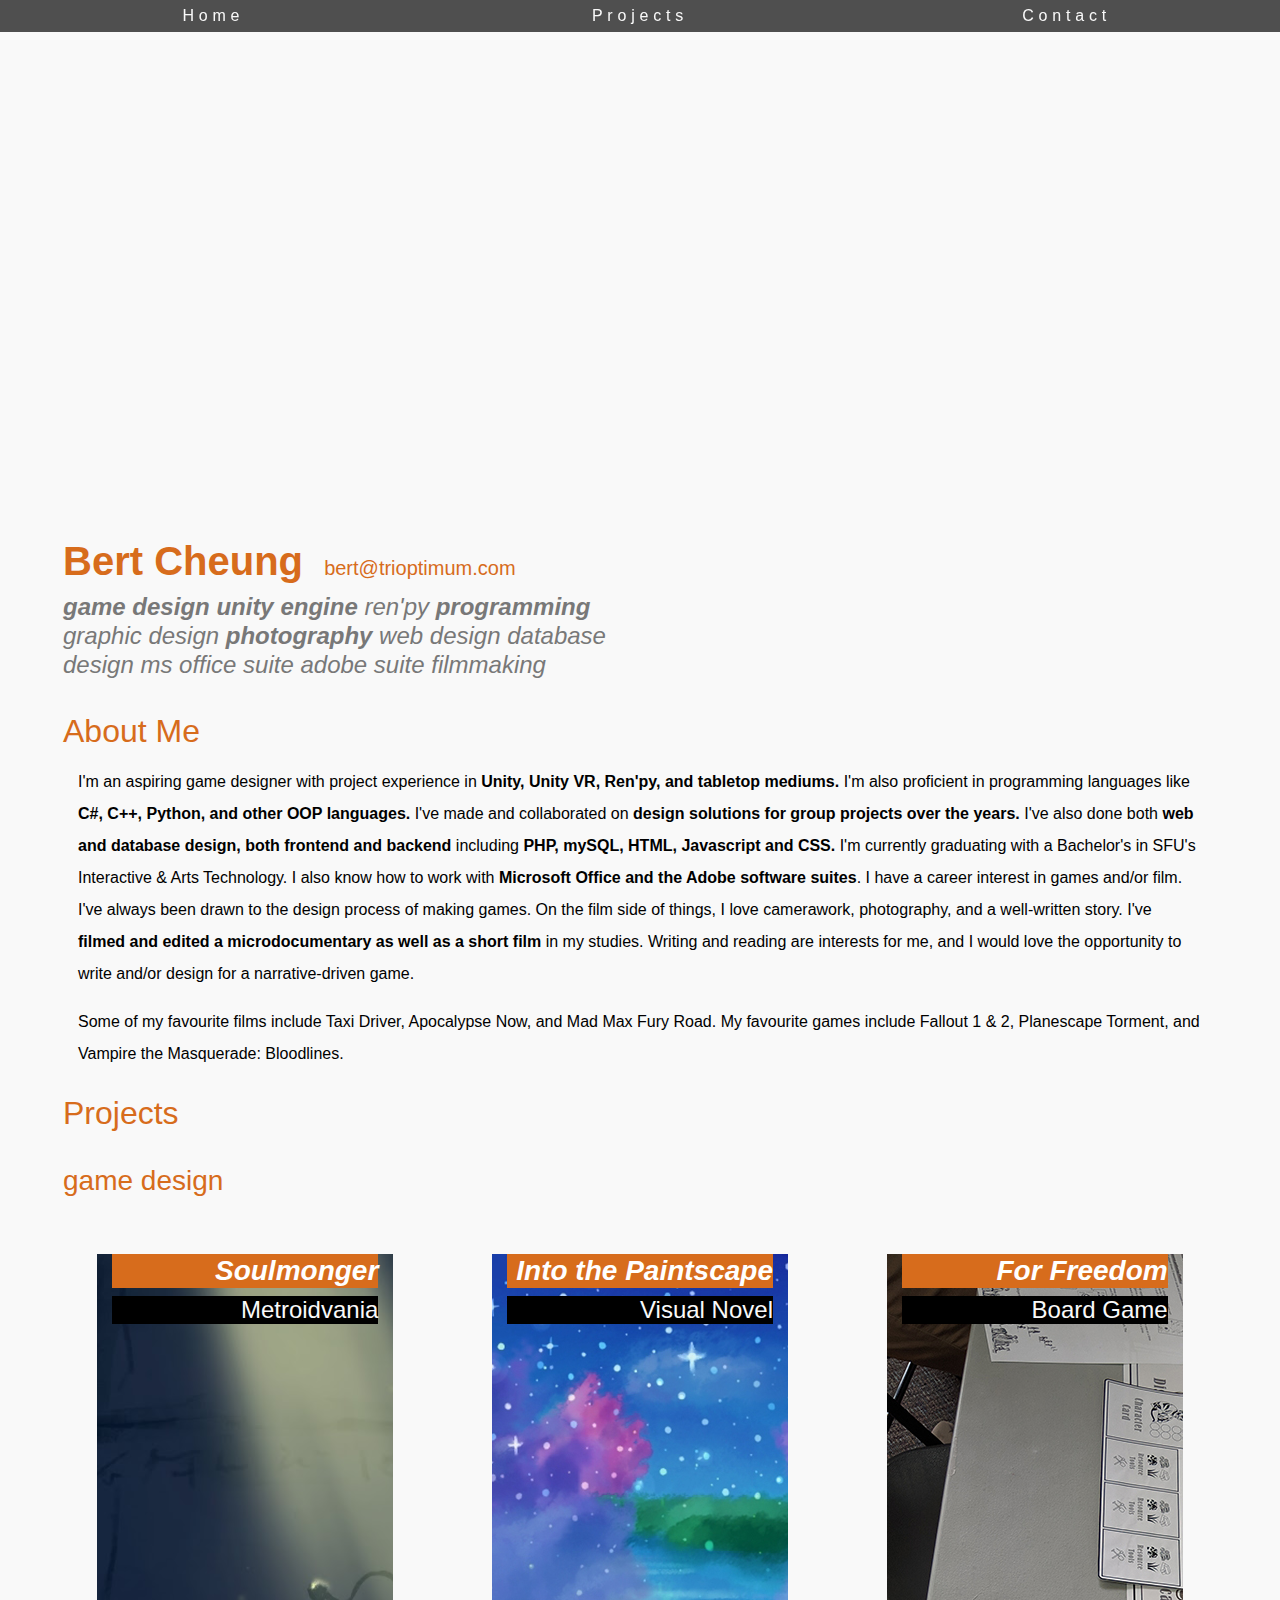
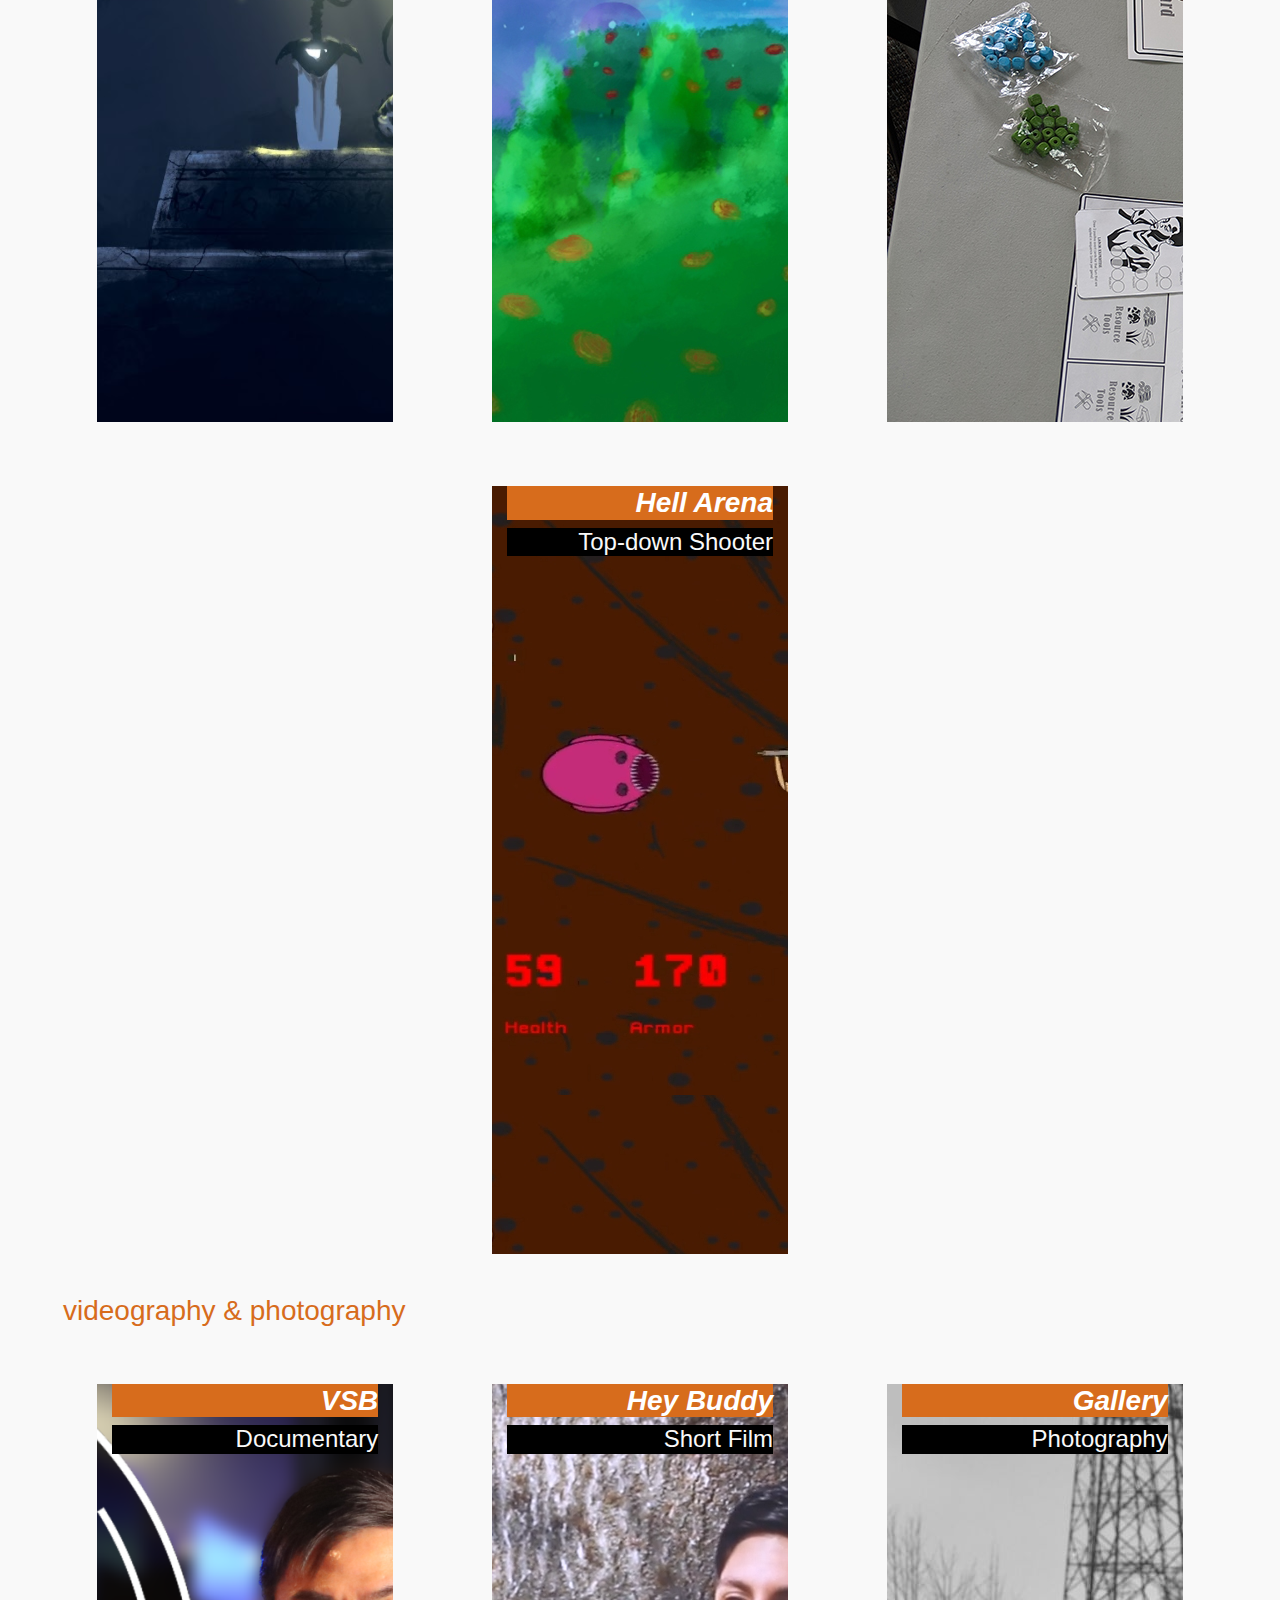
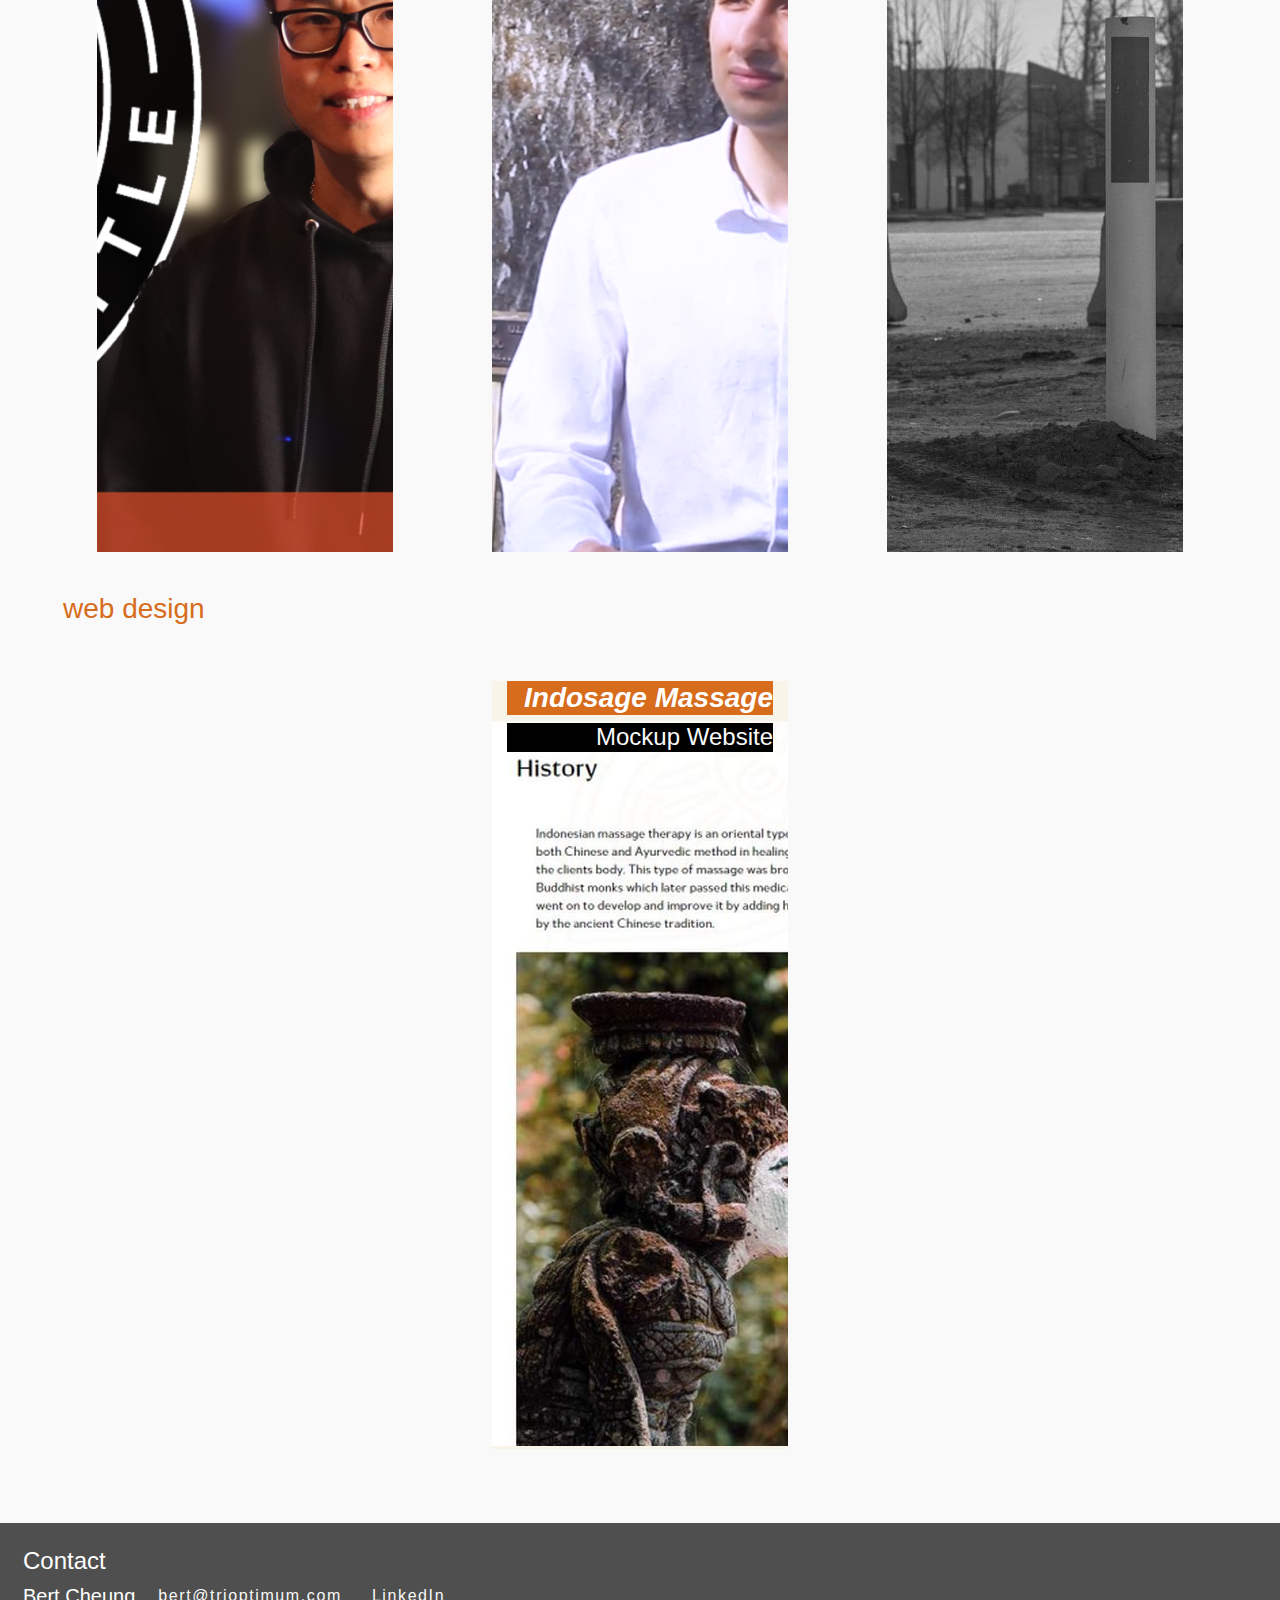
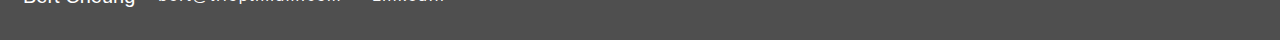
<file: index.html>
<!doctype html>
<html lang="en">
  <head>
    <!-- Required meta tags -->
    <meta charset="utf-8">
    <meta name="viewport" content="width=device-width, initial-scale=1, shrink-to-fit=no">

    <!-- Bootstrap CSS -->
    <link rel="stylesheet" href="css/bootstrap.css">
    <link rel="stylesheet" href="css/main.css">

    <!--Fonts-->
    <link href="https://fonts.googleapis.com/css?family=Fira+Sans:100,100i,200,200i,300,300i,400,400i,500,500i,600,600i,700,700i,800,800i,900,900i%7COrbitron:400,500,700,900&display=swap" rel="stylesheet">

    <title>Bert Cheung</title>
  </head>
  <body>



  <header class="container-fluid pt-1 pb-1 align-items-center sticky-top">
    <nav class="row justify-content-around">
      <a class="col-md-3" href="index.html">Home</a>
      <a class="col-md-3" href="index.html#projects">Projects</a>
	  <a class="col-md-3" href="index.html#contact">Contact</a>
    </nav>
  </header>

  <!-- <div class="background">
    <span></span>
    <span></span>
    <span></span>
    <span></span>
    <span></span>
    <span></span>
    <span></span>
    <span></span>
    <span></span>
    <span></span>
    <span></span>
    <span></span>
    <span></span>
    <span></span>
 </div> -->


  <div class="container-fluid">
    
    <div class="mx-md-5">
      <div class="col-12">
        <figure class="container-fluid w-75 order-2 order-md-2">
          <div class="embed-responsive embed-responsive-16by9">
            <iframe class="embed-responsive-item" src="https://player.vimeo.com/video/372287653" allow="accelerometer; autoplay; clipboard-write; encrypted-media; gyroscope; picture-in-picture" allowfullscreen></iframe>
          </div>
        </figure>
      </div>

      <section class="mt-5">
      <div class="my-2">
        <h1>Bert Cheung <a class="name-email" href="mailto:bertc@sfu.ca">bert@trioptimum.com</a></h1>
      </div> 
   

    <div class="my-1 mb-3">
      <h4 class="tags">
      <div class="col-6 px-0"><strong>game design</strong> <strong>unity engine</strong> ren'py <strong>programming</strong> graphic design <strong>photography</strong>
      web design database design ms office suite adobe suite filmmaking </h4></div>
   
    


  <h2 class="pt-3 my-1 h2-alpha90">About Me</h2>
  <div class="mt-3 justify-content-center col-12">
    
    <p>
    I'm an aspiring game designer with project experience in <strong>Unity, Unity VR, Ren'py, and tabletop mediums.</strong> 
    I'm also proficient in programming languages like <strong>C#, C++, Python, and other OOP languages.</strong> 
    I've made and collaborated on <strong>design solutions for group projects over the years.</strong>
    I've also done both <strong>web and database design, both frontend and backend</strong> including <strong>PHP, mySQL, HTML, Javascript and CSS.</strong>
    I'm currently graduating with a Bachelor's in SFU's Interactive & Arts Technology.
    I also know how to work with <strong>Microsoft Office and the Adobe software suites</strong>. I have a career interest in games and/or film. 
    I've always been drawn to the design process of making games. 
    On the film side of things, I love camerawork, photography, and a well-written story. I've <strong>filmed and edited a microdocumentary as well as a short film</strong> in my studies.
    Writing and reading are interests for me, and I would love the opportunity to write and/or design for a narrative-driven game. 
  </p>
    
    
  
  <p>Some of my favourite films include Taxi Driver, Apocalypse Now, and Mad Max Fury Road. 
    My favourite games include Fallout 1 & 2, Planescape Torment, and Vampire the Masquerade: Bloodlines. 
  </p></div>


    <!-- <div class="mt-5 justify-content-center col-12">
    <p>I'm an SFU Student studying Interactive Arts & Technology with a career interest in games and/or film. I've done a bit of programming in C, C#, Java and other OOP languages but I've always been more drawn to the design process of making games. On the film side of things, I love camerawork, photography, and a well-written story. Writing is an interest for me, and I would love the opportunity to write and/or design for a narrative-driven game. Some of my favourite films include Taxi Driver, Apocalypse Now, and Mad Max Fury Road. My favourite games include Fallout 1 & 2, Planescape Torment, and Vampire the Masquerade: Bloodlines. 

    I have a big backlog of books and games to finish too like Dante's Inferno and Yakuza Kiwami.
    </p></div> -->


  </section>

  <section id="projects" class="div-spacer">
    <h2 class="py-2 h2-alpha90">Projects</h2>
    <h3 class="mt-4  h2-alpha90">game design</h3>
    <div class="row justify-content-around">
      <a id ="soulmongerfront" class="col-sm-12 col-lg-3 col-md-3 mx-5 img-box" href="soulmonger.html"><h3 class="text-right">Soulmonger</h3><h4 class="text-right subtitle">Metroidvania</h4></a>
      <a id ="paintscapefront" class="col-sm-12 col-lg-3 col-md-3 mx-5 img-box" href="project2.html"><h3>Into the Paintscape</h3><h4 class="text-right subtitle">Visual Novel</h4></a>
      <a id ="freedomfront" class="col-sm-12 col-lg-3 col-md-3 mx-5 img-box" href="project.html"><h3 class="text-right">For Freedom</h3><h4 class="text-right subtitle">Board Game</h4></a>
      <a id ="hellfront" class="col-sm-12 col-lg-3 col-md-3 mx-5 img-box" href="hellarena.html"><h3 class="text-right">Hell Arena</h3><h4 class="text-right subtitle">Top-down Shooter</h4></a>
      
    </div>
    <h3 class="mt-4  h2-alpha90">videography & photography</h3>
    <div class="row justify-content-around">
      <a id ="vsbfront" class="col-sm-12 col-lg-3 col-md-3 mx-5 img-box" href="vsb.html"><h3>VSB</h3><h4 class="text-right subtitle">Documentary</h4></a>
      <a id ="heybuddyfront" class="col-sm-12 col-lg-3 col-md-3 mx-5 img-box" href="heybuddy.html"><h3>Hey Buddy</h3><h4 class="text-right subtitle">Short Film</h4></a>
      <a id ="photofront" class="col-sm-12 col-lg-3 col-md-3 mx-5 img-box" href="photography.html"><h3>Gallery</h3><h4 class="text-right subtitle">Photography</h4></a>
    </div>

    <h3 class="mt-4 mb-2 h2-alpha90">web design</h3>
    <div class="row justify-content-around">
      <a id ="indosagefront" class="col-sm-12 col-lg-3 col-md-3 mx-5 img-box" href="indosage.html"><h3>Indosage Massage</h3><h4 class="text-right subtitle">Mockup Website</h4></a>
    </div>

  </section>
  </div>

  </div>
</div>

  <footer id="contact" class="container-fluid py-2">
	 <div class="row mx-2 mt-3">
	 <h4>Contact</h4>
	 </div>
      <div class="row mx-2 mb-3">
        <h5 class="mr-2">Bert Cheung</h5>
        <div class="col-auto"><a href="mailto:bert@trioptimum.com">bert@trioptimum.com</a></div>
        <div class="col-auto"><a href="https://www.linkedin.com/in/bert-cheung-0b0948101/">LinkedIn</a></div>
      </div>
  </footer> 

    <!-- Optional JavaScript -->
    <!-- jQuery first, then Popper.js, then Bootstrap JS -->
    <script src="https://code.jquery.com/jquery-3.3.1.slim.min.js" integrity="sha384-q8i/X+965DzO0rT7abK41JStQIAqVgRVzpbzo5smXKp4YfRvH+8abtTE1Pi6jizo" crossorigin="anonymous"></script>
    <script src="https://cdnjs.cloudflare.com/ajax/libs/popper.js/1.14.7/umd/popper.min.js" integrity="sha384-UO2eT0CpHqdSJQ6hJty5KVphtPhzWj9WO1clHTMGa3JDZwrnQq4sF86dIHNDz0W1" crossorigin="anonymous"></script>
    <script src="https://stackpath.bootstrapcdn.com/bootstrap/4.3.1/js/bootstrap.min.js" integrity="sha384-JjSmVgyd0p3pXB1rRibZUAYoIIy6OrQ6VrjIEaFf/nJGzIxFDsf4x0xIM+B07jRM" crossorigin="anonymous"></script>
  </body>
</html>
</file>
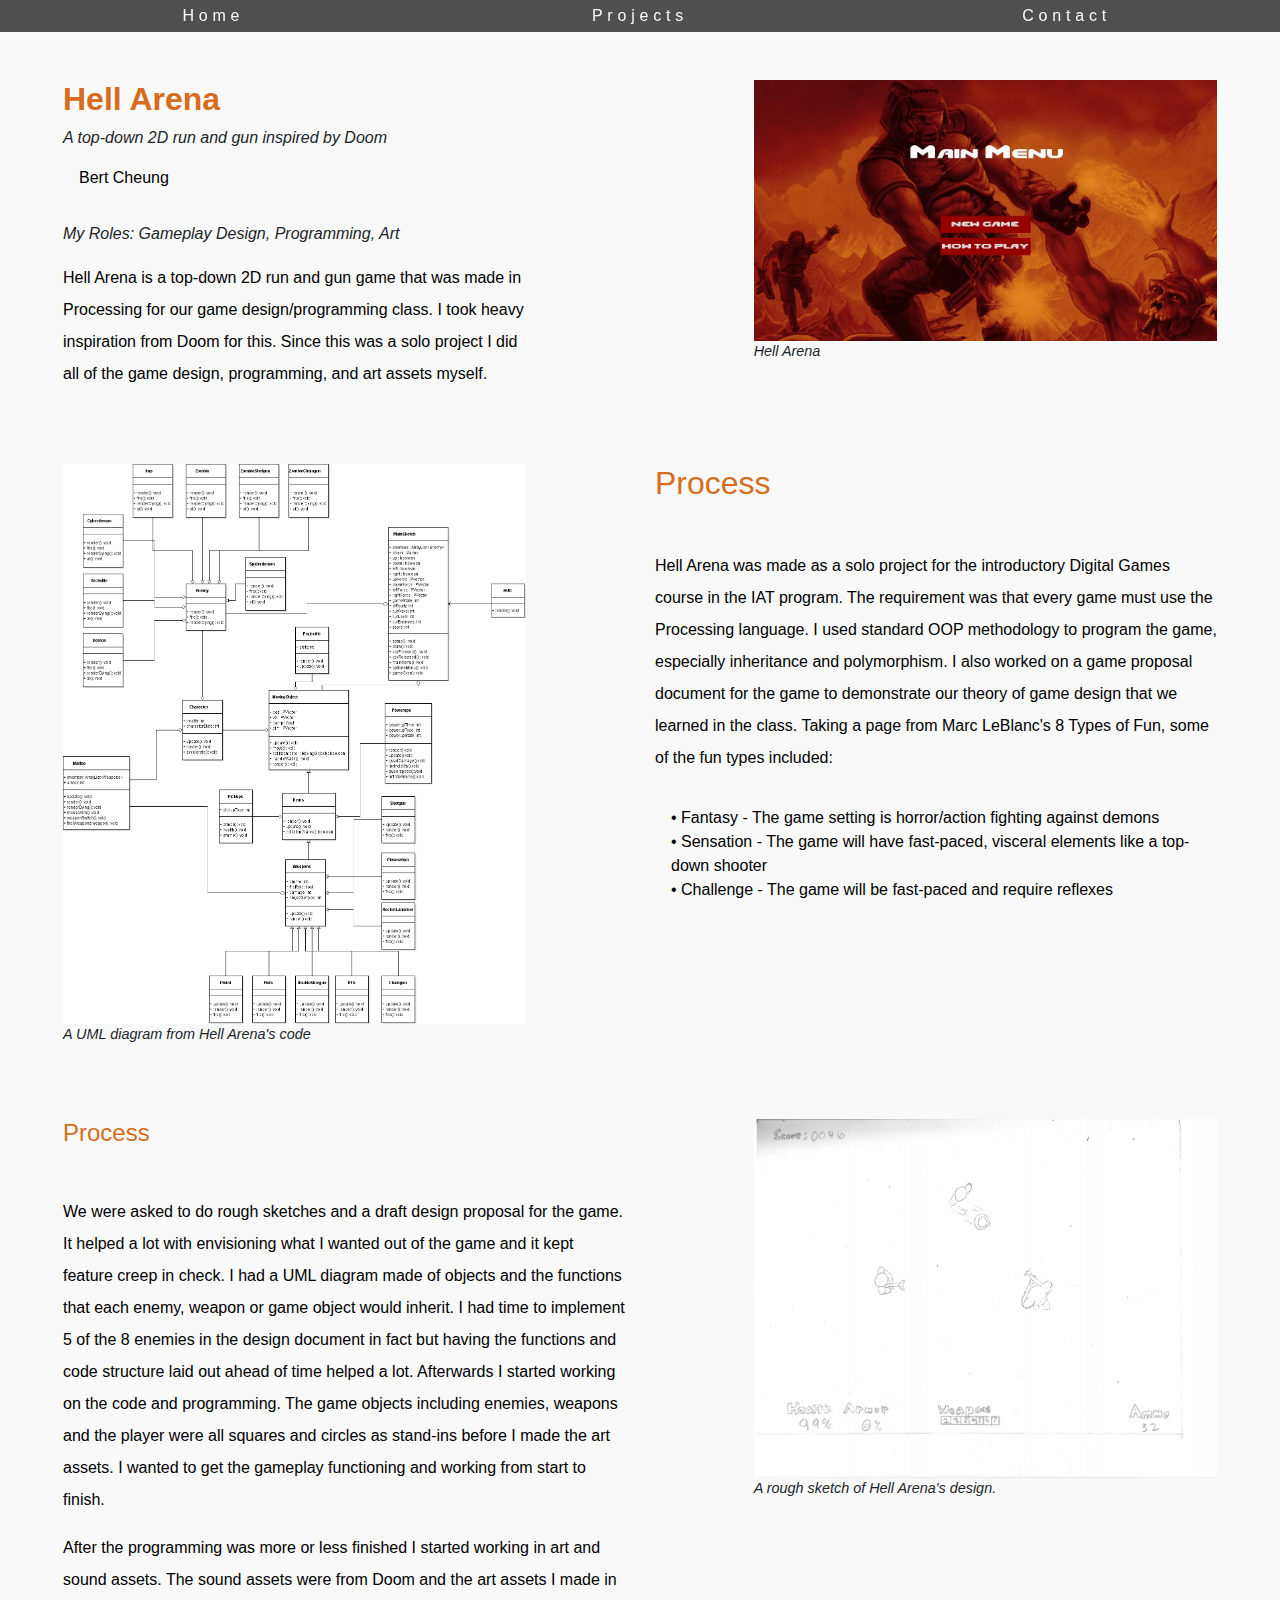
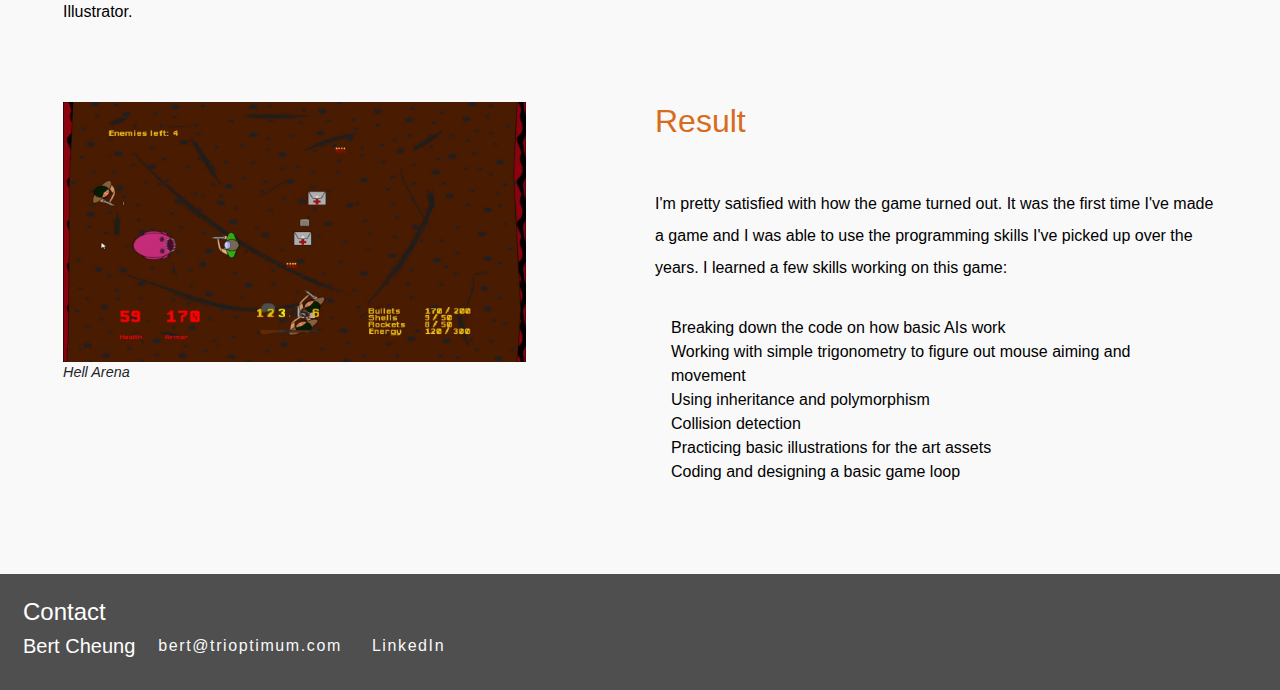
<file: hellarena.html>
<!doctype html>
<html lang="en">

<head>
  <!-- Required meta tags -->
  <meta charset="utf-8">
  <meta name="viewport" content="width=device-width, initial-scale=1, shrink-to-fit=no">

  <!-- Bootstrap CSS -->
  <link rel="stylesheet" href="css/bootstrap.css">
  <link rel="stylesheet" href="css/main.css">

  <!--Fonts-->
  <link href="https://fonts.googleapis.com/css?family=Fira+Sans:100,100i,200,200i,300,300i,400,400i,500,500i,600,600i,700,700i,800,800i,900,900i%7COrbitron:400,500,700,900&display=swap" rel="stylesheet">

  <!--Lightbox Gallery https://lokeshdhakar.com/projects/lightbox2/-->
  <link rel="stylesheet" href="css/lightbox.css">


  <title>Hell Arena</title>
</head>

<body>



  <header class="container-fluid pt-1 pb-1 align-items-center sticky-top">
    <nav class="row justify-content-around">
      <a class="col-md-3" href="index.html">Home</a>
      <a class="col-md-3" href="index.html#projects">Projects</a>
      <a class="col-md-3" href="index.html#contact">Contact</a>
    </nav>
  </header>

  <div class="container-fluid">
    <div class="mx-md-5">

      <section class="div-spacer">

        <div class="row my-5 justify-content-between">
          <div class="mr-sm-5 col-12 col-md-5 order-1 order-md-1">
            <h2>Hell Arena</h2>
            <em class="roles">A top-down 2D run and gun inspired by Doom</em>
            <ul>
              <li>Bert Cheung</li>
            </ul>

            <em class="roles">My Roles: Gameplay Design, Programming, Art</em>
            <p class="my-3">Hell Arena is a top-down 2D run and gun game that was made in Processing for our game design/programming class. I took heavy inspiration from Doom for this.
              Since this was a solo project I did all of the game design, programming, and art assets myself.
              
            </p>
          </div>

          <figure class="ml-sm-5 col-12 col-md-5 order-2 order-md-2">
            <a href="img/hellarena/menu.jpg" data-lightbox="paintscape" data-title="Hell Arena">
              <img src="img/hellarena/menu.jpg" class="project-img img-fluid banner"
                alt="Hell Arena">
            </a>
            <figcaption>Hell Arena</figcaption>
          </figure>
        </div>
      </section>

      <section class="div-spacer">
        <div class="row justify-content-between">
          <div class="col-sm-6 order-1 order-md-2">
            <h2 class="mb-5 h2-alpha90">Process</h2>
            <p>Hell Arena was made as a solo project for the introductory Digital Games course in the IAT program. The requirement was that every game must use the Processing language.
              I used standard OOP methodology to program the game, especially inheritance and polymorphism. I also worked on a game proposal document for the game to demonstrate our theory
            of game design that we learned in the class. Taking a page from Marc LeBlanc's 8 Types of Fun, some of the fun types included:</p>
            <p><ul>
              <li>•	Fantasy - The game setting is horror/action fighting against demons</li>
              <li>•	Sensation - The game will have fast-paced, visceral elements like a top-down shooter</li>
              <li>•	Challenge - The game will be fast-paced and require reflexes</li>
            </ul></p>
          </div>

          <figure class="mr-sm-5 col-12 col-md-5  order-2 order-md-1">
            <a href="img/hellarena/UML.png" data-lightbox="paintscape"
              data-title="A UML diagram from Hell Arena's code">
              <img src="img/hellarena/UML.png" class="project-img img-fluid" alt="Process Image">
            </a>
            <figcaption>A UML diagram from Hell Arena's code</figcaption>
          </figure>
        </div>
      </section>

      <section class="div-spacer">
        <div class="row justify-content-between">
          <div class="col-sm-6 order-1 order-md-1">
            <h4 class="mb-5 h2-alpha90">Process</h4>
            
            <p>We were asked to do rough sketches and a draft design proposal for the game. It helped a lot with envisioning what I wanted out of the game and it kept feature creep in check.
              I had a UML diagram made of objects and the functions that each enemy, weapon or game object would inherit. I had time to implement 5 of the 8 enemies in the design document
              in fact but having the functions and code structure laid out ahead of time helped a lot.

              Afterwards I started working on the code and programming. The game objects including enemies, weapons and the player were all squares and circles as stand-ins before I made the art assets. I wanted
              to get the gameplay functioning and working from start to finish.



            </p>

            <p>
              After the programming was more or less finished I started working in art and sound assets. The sound assets were from Doom and the art assets I made in Illustrator.
            </p>
          </div>

          <figure class="ml-sm-5 col-12 col-md-5  order-2 order-md-2">
            <a href="img/hellarena/storyboard.png" data-lightbox="paintscape"
              data-title="A rough sketch of Hell Arena's design.">
              <img src="img/hellarena/storyboard.png" class="project-img img-fluid banner" alt="Process Image">
            </a>
            <figcaption>A rough sketch of Hell Arena's design.</figcaption>
          </figure>
        </div>
      </section>

      <section class="div-spacer">
        <div class="row justify-content-between">
          <div class="col-sm-6 order-md-2 order-1">
            <h2 class="mb-5 h2-alpha90">Result</h2>

            <p>I'm pretty satisfied with how the game turned out. It was the first time I've made a game and I was able to use the programming skills I've picked up over the years.
              I learned a few skills working on this game:
            </p>

            <p><ul><li>Breaking down the code on how basic AIs work</li>
            <li>Working with simple trigonometry to figure out mouse aiming and movement</li>
            <li>Using inheritance and polymorphism</li>
            <li>Collision detection</li>
            <li>Practicing basic illustrations for the art assets</li>
          <li>Coding and designing a basic game loop</li></ul></p>
          </div>

          <figure class="mr-sm-5 col-12 col-md-5 order-2 order-md-1">
            <a href="img/hellarena/gameplay.jpg" data-lightbox="paintscape" data-title="Hell Arena">
              <img src="img/hellarena/gameplay.jpg" class="project-img img-fluid banner"
                alt="Hell Arena">
            </a>
            <figcaption>Hell Arena</figcaption>
          </figure>
        </div>


      </section>
    </div>

  </div>

  <footer id="contact" class="container-fluid py-2">
    <div class="row mx-2 mt-3">
    <h4>Contact</h4>
    </div>
       <div class="row mx-2 mb-3">
         <h5 class="mr-2">Bert Cheung</h5>
         <div class="col-auto"><a href="mailto:bert@trioptimum.com">bert@trioptimum.com</a></div>
         <div class="col-auto"><a href="https://www.linkedin.com/in/bert-cheung-0b0948101/">LinkedIn</a></div>
       </div>
   </footer> 

  <!-- Optional JavaScript -->
  <!-- jQuery first, then Popper.js, then Bootstrap JS -->
  <script src="https://cdnjs.cloudflare.com/ajax/libs/jquery/3.3.1/jquery.min.js"></script>
   <script src="https://cdnjs.cloudflare.com/ajax/libs/popper.js/1.14.7/umd/popper.min.js"
    integrity="sha384-UO2eT0CpHqdSJQ6hJty5KVphtPhzWj9WO1clHTMGa3JDZwrnQq4sF86dIHNDz0W1"
    crossorigin="anonymous"></script>
  <script src="https://stackpath.bootstrapcdn.com/bootstrap/4.3.1/js/bootstrap.min.js"
    integrity="sha384-JjSmVgyd0p3pXB1rRibZUAYoIIy6OrQ6VrjIEaFf/nJGzIxFDsf4x0xIM+B07jRM"
    crossorigin="anonymous"></script>

  <!--Lightbox javascript-->
  <script src="js/lightbox.js"></script>

</body>

</html>
</file>
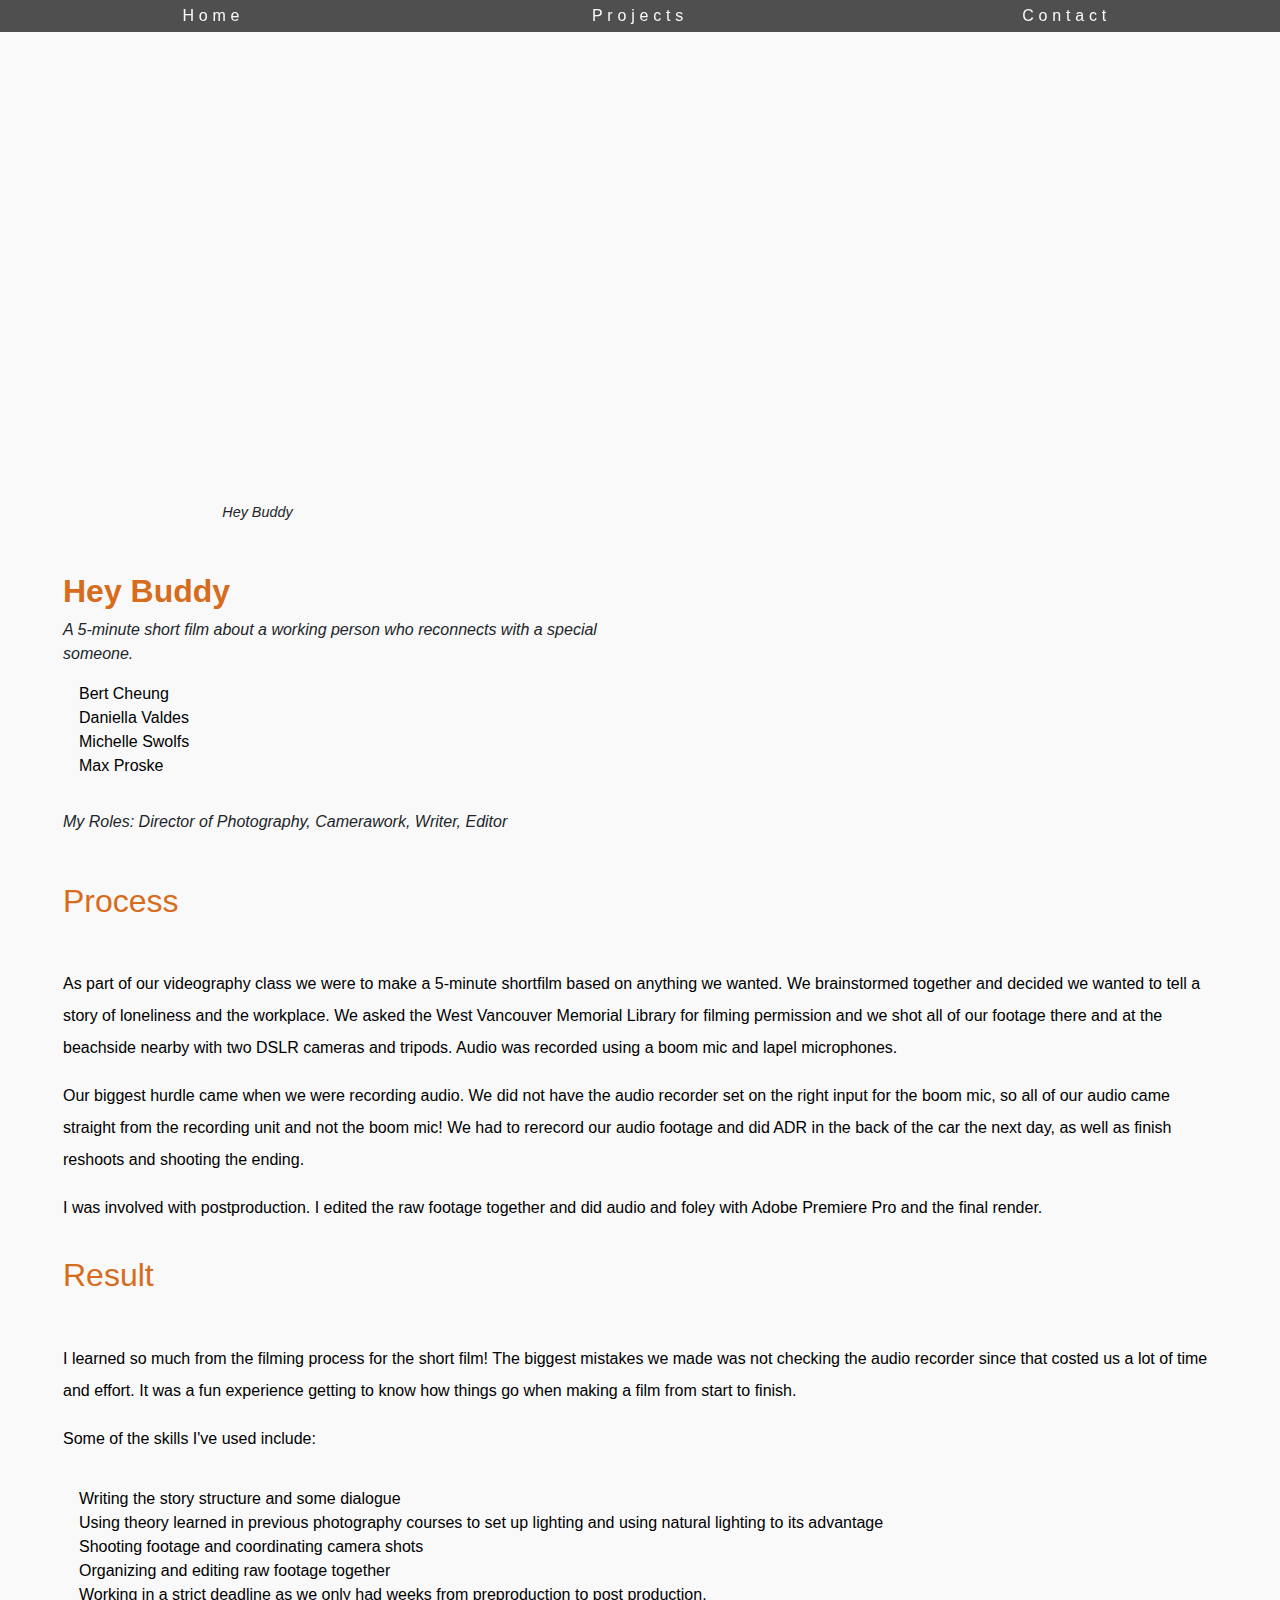
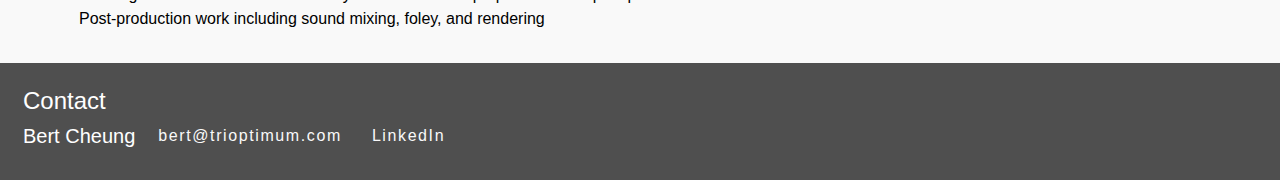
<file: heybuddy.html>
<!doctype html>
<html lang="en">

<head>
  <!-- Required meta tags -->
  <meta charset="utf-8">
  <meta name="viewport" content="width=device-width, initial-scale=1, shrink-to-fit=no">

  <!-- Bootstrap CSS -->
  <link rel="stylesheet" href="css/bootstrap.css">
  <link rel="stylesheet" href="css/main.css">

  <!--Fonts-->
  <link href="https://fonts.googleapis.com/css?family=Fira+Sans:100,100i,200,200i,300,300i,400,400i,500,500i,600,600i,700,700i,800,800i,900,900i%7COrbitron:400,500,700,900&display=swap" rel="stylesheet">

  <!--Lightbox Gallery https://lokeshdhakar.com/projects/lightbox2/-->
  <link rel="stylesheet" href="css/lightbox.css">


  <title>Hey Buddy</title>
</head>

<body>



  <header class="container-fluid pt-1 pb-1 align-items-center sticky-top">
    <nav class="row justify-content-around">
      <a class="col-md-3" href="index.html">Home</a>
      <a class="col-md-3" href="index.html#projects">Projects</a>
      <a class="col-md-3" href="index.html#contact">Contact</a>
    </nav>
  </header>

  <div class="container-fluid">

        <div class="mx-md-5">
          <figure class="container-fluid w-75 order-2 order-md-2">
            <div class="embed-responsive embed-responsive-16by9">
              <iframe class="embed-responsive-item" src="http://player.vimeo.com/video/263014889" allow="accelerometer; autoplay; clipboard-write; encrypted-media; gyroscope; picture-in-picture" allowfullscreen></iframe>
            </div>
            <figcaption>Hey Buddy</figcaption>
          </figure>

        <div class="row my-5 justify-content-between">
          <div class="mr-sm-5 col-6 order-1 order-md-1">
            <h2>Hey Buddy</h2>
            <em class="roles">A 5-minute short film about a working person who reconnects with a special someone.</em>
            <ul>
              <li>Bert Cheung</li>
              <li>Daniella Valdes</li>
              <li>Michelle Swolfs</li>
              <li>Max Proske</li>
            </ul>

            <em class="roles">My Roles: Director of Photography, Camerawork, Writer, Editor</em>
            <!-- <p class="my-3">VSB - A Fighting Game Community is a 5-minute microdocumentary that the three of us made for our cinema and digital videos course. </p> -->
          </div>


        </div>


      <!-- <section class="div-spacer"> -->
        <div class="row justify-content-between">
          <div class="col-sm-12 order-1 order-md-2">
            <h2 class="mb-5 h2-alpha90">Process</h2>
            <p>As part of our videography class we were to make a 5-minute shortfilm based on anything we wanted. We brainstormed together and decided we wanted to tell a story of loneliness and the workplace.
              We asked the West Vancouver Memorial Library for filming permission and we shot all of our footage there and at the beachside nearby with two DSLR cameras and tripods. Audio was recorded using a boom mic 
              and lapel microphones. 
            </p>

            <p>Our biggest hurdle came when we were recording audio. We did not have the audio recorder set on the right input for the boom mic, so all of our audio came straight from the recording unit and not the boom mic! 
              We had to rerecord our audio footage and did ADR in the back of the car the next day, as well as finish reshoots and shooting the ending. 
            </p>

            <p>I was involved with postproduction. I edited the raw footage together and did audio and foley with Adobe Premiere Pro and the final render.</p>
          </div>

          <!-- <figure class="mr-sm-5 col-12 col-md-5  order-2 order-md-1">
            <a href="img/hellarena/UML.png" data-lightbox="paintscape"
              data-title="A UML diagram from Hell Arena's code">
              <img src="img/hellarena/UML.png" class="project-img img-fluid" alt="Process Image">
            </a>
            <figcaption>A UML diagram from Hell Arena's code</figcaption>
          </figure> -->
        </div>
      <!-- </section> -->

      <section class="">
        <div class="row justify-content-between">
          <div class="col-sm-6 order-1 order-md-1">
            <!-- <h4 class="mb-5 h2-alpha90">Process</h4> -->

          </div>
      </section>

      <section class="mt-3">
        <div class="row justify-content-between">
          <div class="col-sm-12 order-md-2 order-1">
            <h2 class="mb-5 h2-alpha90">Result</h2>

            <p>I learned so much from the filming process for the short film! The biggest mistakes we made was not checking the audio recorder since that costed us a lot of time and effort. It was a fun experience getting
              to know how things go when making a film from start to finish.
            </p>

            <p>Some of the skills I've used include:</p>

            <p><ul><li></li>
            <li>Writing the story structure and some dialogue</li>
            <li>Using theory learned in previous photography courses to set up lighting and using natural lighting to its advantage</li>
            <li>Shooting footage and coordinating camera shots</li>
            <li>Organizing and editing raw footage together</li>
            <li>Working in a strict deadline as we only had weeks from preproduction to post production.</li>
            <li>Post-production work including sound mixing, foley, and rendering</li></ul></p>
          </div>
        </div>


      </section>
    </div>

  </div>

  <footer id="contact" class="container-fluid py-2">
    <div class="row mx-2 mt-3">
    <h4>Contact</h4>
    </div>
       <div class="row mx-2 mb-3">
         <h5 class="mr-2">Bert Cheung</h5>
         <div class="col-auto"><a href="mailto:bert@trioptimum.com">bert@trioptimum.com</a></div>
         <div class="col-auto"><a href="https://www.linkedin.com/in/bert-cheung-0b0948101/">LinkedIn</a></div>
       </div>
   </footer> 

  <!-- Optional JavaScript -->
  <!-- jQuery first, then Popper.js, then Bootstrap JS -->
  <script src="https://cdnjs.cloudflare.com/ajax/libs/jquery/3.3.1/jquery.min.js"></script>
   <script src="https://cdnjs.cloudflare.com/ajax/libs/popper.js/1.14.7/umd/popper.min.js"
    integrity="sha384-UO2eT0CpHqdSJQ6hJty5KVphtPhzWj9WO1clHTMGa3JDZwrnQq4sF86dIHNDz0W1"
    crossorigin="anonymous"></script>
  <script src="https://stackpath.bootstrapcdn.com/bootstrap/4.3.1/js/bootstrap.min.js"
    integrity="sha384-JjSmVgyd0p3pXB1rRibZUAYoIIy6OrQ6VrjIEaFf/nJGzIxFDsf4x0xIM+B07jRM"
    crossorigin="anonymous"></script>

  <!--Lightbox javascript-->
  <script src="js/lightbox.js"></script>

</body>

</html>
</file>
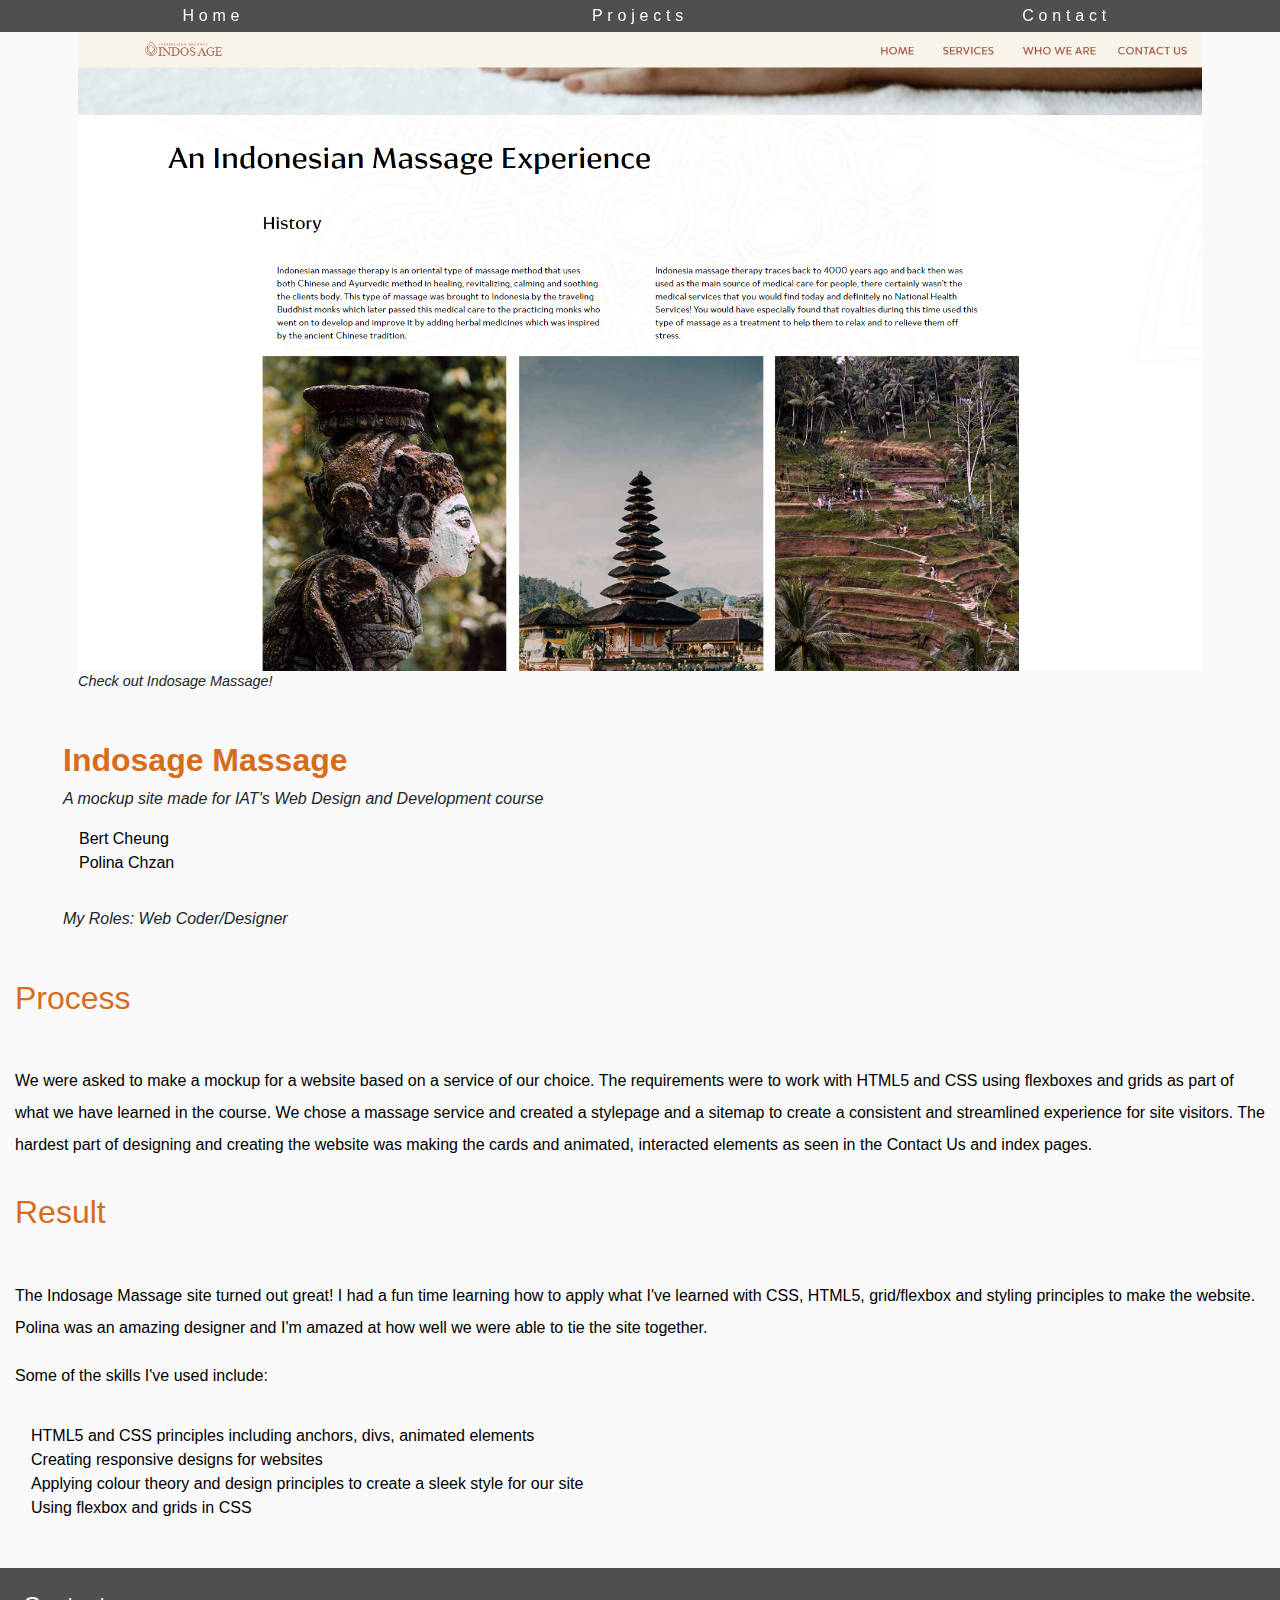
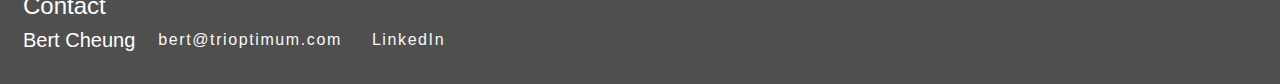
<file: indosage.html>
<!doctype html>
<html lang="en">

<head>
  <!-- Required meta tags -->
  <meta charset="utf-8">
  <meta name="viewport" content="width=device-width, initial-scale=1, shrink-to-fit=no">

  <!-- Bootstrap CSS -->
  <link rel="stylesheet" href="css/bootstrap.css">
  <link rel="stylesheet" href="css/main.css">

  <!--Fonts-->
  <link href="https://fonts.googleapis.com/css?family=Fira+Sans:100,100i,200,200i,300,300i,400,400i,500,500i,600,600i,700,700i,800,800i,900,900i%7COrbitron:400,500,700,900&display=swap" rel="stylesheet">

  <!--Lightbox Gallery https://lokeshdhakar.com/projects/lightbox2/-->
  <link rel="stylesheet" href="css/lightbox.css">


  <title>Indosage Massage</title>
</head>

<body>



  <header class="container-fluid pt-1 pb-1 align-items-center sticky-top">
    <nav class="row justify-content-around">
      <a class="col-md-3" href="index.html">Home</a>
      <a class="col-md-3" href="index.html#projects">Projects</a>
      <a class="col-md-3" href="index.html#contact">Contact</a>
    </nav>
  </header>


  <div class="container-fluid">

      <section class="">
        <div class="mx-md-5">
          <figure class="col-12 img-fluid">
            <a href="indosage/index.html">
              <img src="img/indosage/indosage.PNG" class="img-fluid" alt="Indosage Massage">
            </a>
            <figcaption>Check out Indosage Massage!</figcaption>
          </figure>

        <div class="row my-5 justify-content-between">
          <div class="mr-sm-5 col-6 order-1 order-md-1">
            <h2>Indosage Massage</h2>
            <em class="roles">A mockup site made for IAT's Web Design and Development course</em>
            <ul>
              <li>Bert Cheung</li>
              <li>Polina Chzan</li>
            </ul>

            <em class="roles">My Roles: Web Coder/Designer</em>
            <!-- <p class="my-3">VSB - A Fighting Game Community is a 5-minute microdocumentary that the three of us made for our cinema and digital videos course. </p> -->
          </div>


        </div>
      </section>


        <div class="row justify-content-between">
          <div class="col-sm-12 order-1 order-md-2">
            <h2 class="mb-5 h2-alpha90">Process</h2>
            <p>We were asked to make a mockup for a website based on a service of our choice. The requirements were to work with HTML5 and CSS using flexboxes and grids as part of
              what we have learned in the course. We chose a massage service and created a stylepage and a sitemap to create a consistent and streamlined experience
              for site visitors. The hardest part of designing and creating the website was making the cards and animated, interacted elements as seen in the Contact Us and index pages.

            </p>
          </div>
        </div>

      <section class="">
        <div class="row justify-content-between">
          <div class="col-sm-6 order-1 order-md-1">

          </div>
      </section>

      <section class="mt-3">
        <div class="row justify-content-between">
          <div class="col-sm-12 order-md-2 order-1">
            <h2 class="mb-5 h2-alpha90">Result</h2>

            <p>The Indosage Massage site turned out great! I had a fun time learning how to apply what I've learned with CSS, HTML5, grid/flexbox and styling principles to 
              make the website. Polina was an amazing designer and I'm amazed at how well we were able to tie the site together. 
            </p>

            <p>Some of the skills I've used include:</p>

            <p><ul><li></li>
            <li>HTML5 and CSS principles including anchors, divs, animated elements</li>
            <li>Creating responsive designs for websites</li>
            <li>Applying colour theory and design principles to create a sleek style for our site</li>
            <li>Using flexbox and grids in CSS</li>
            </p>
          </div>
        </div>


      </section>
    </div>

  </div>

  <footer id="contact" class="container-fluid py-2">
    <div class="row mx-2 mt-3">
    <h4>Contact</h4>
    </div>
       <div class="row mx-2 mb-3">
         <h5 class="mr-2">Bert Cheung</h5>
         <div class="col-auto"><a href="mailto:bert@trioptimum.com">bert@trioptimum.com</a></div>
         <div class="col-auto"><a href="https://www.linkedin.com/in/bert-cheung-0b0948101/">LinkedIn</a></div>
       </div>
   </footer> 

  <!-- Optional JavaScript -->
  <!-- jQuery first, then Popper.js, then Bootstrap JS -->
  <script src="https://cdnjs.cloudflare.com/ajax/libs/jquery/3.3.1/jquery.min.js"></script>
   <script src="https://cdnjs.cloudflare.com/ajax/libs/popper.js/1.14.7/umd/popper.min.js"
    integrity="sha384-UO2eT0CpHqdSJQ6hJty5KVphtPhzWj9WO1clHTMGa3JDZwrnQq4sF86dIHNDz0W1"
    crossorigin="anonymous"></script>
  <script src="https://stackpath.bootstrapcdn.com/bootstrap/4.3.1/js/bootstrap.min.js"
    integrity="sha384-JjSmVgyd0p3pXB1rRibZUAYoIIy6OrQ6VrjIEaFf/nJGzIxFDsf4x0xIM+B07jRM"
    crossorigin="anonymous"></script>

  <!--Lightbox javascript-->
  <script src="js/lightbox.js"></script>

</body>

</html>
</file>
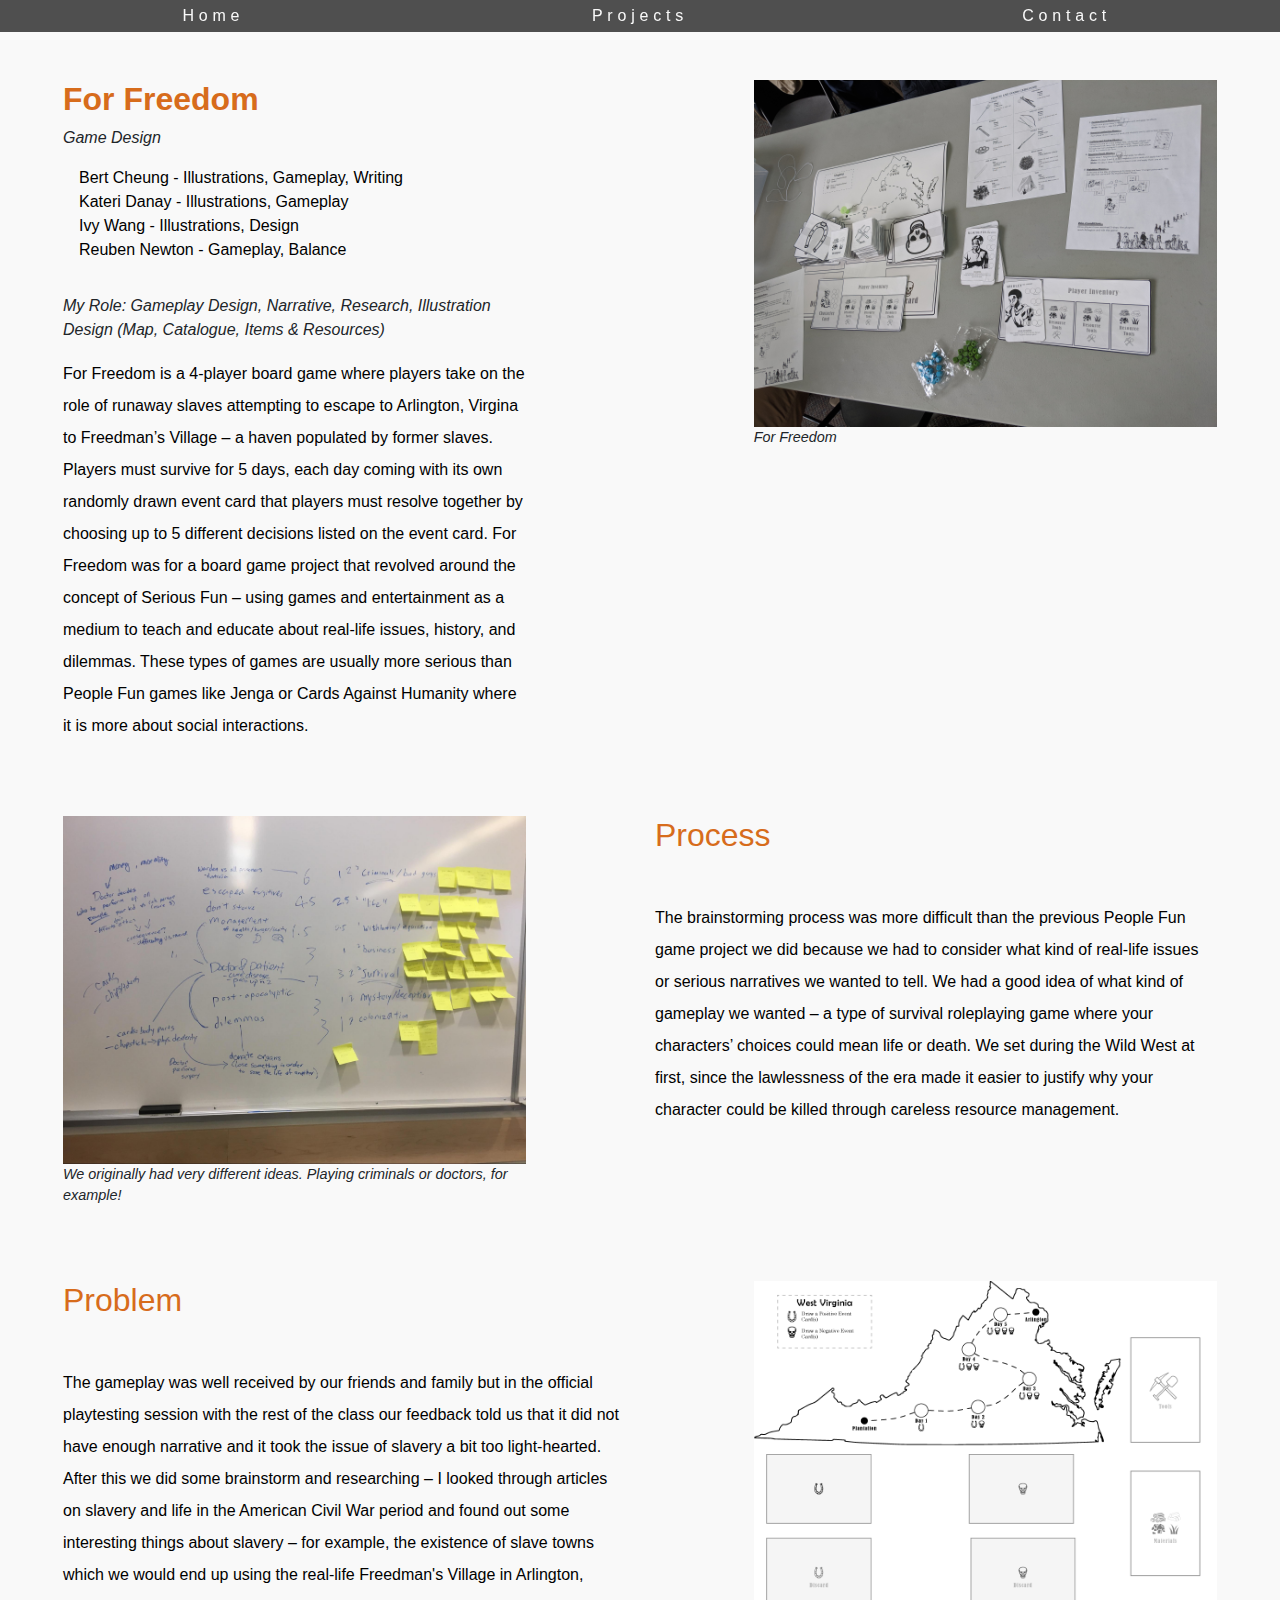
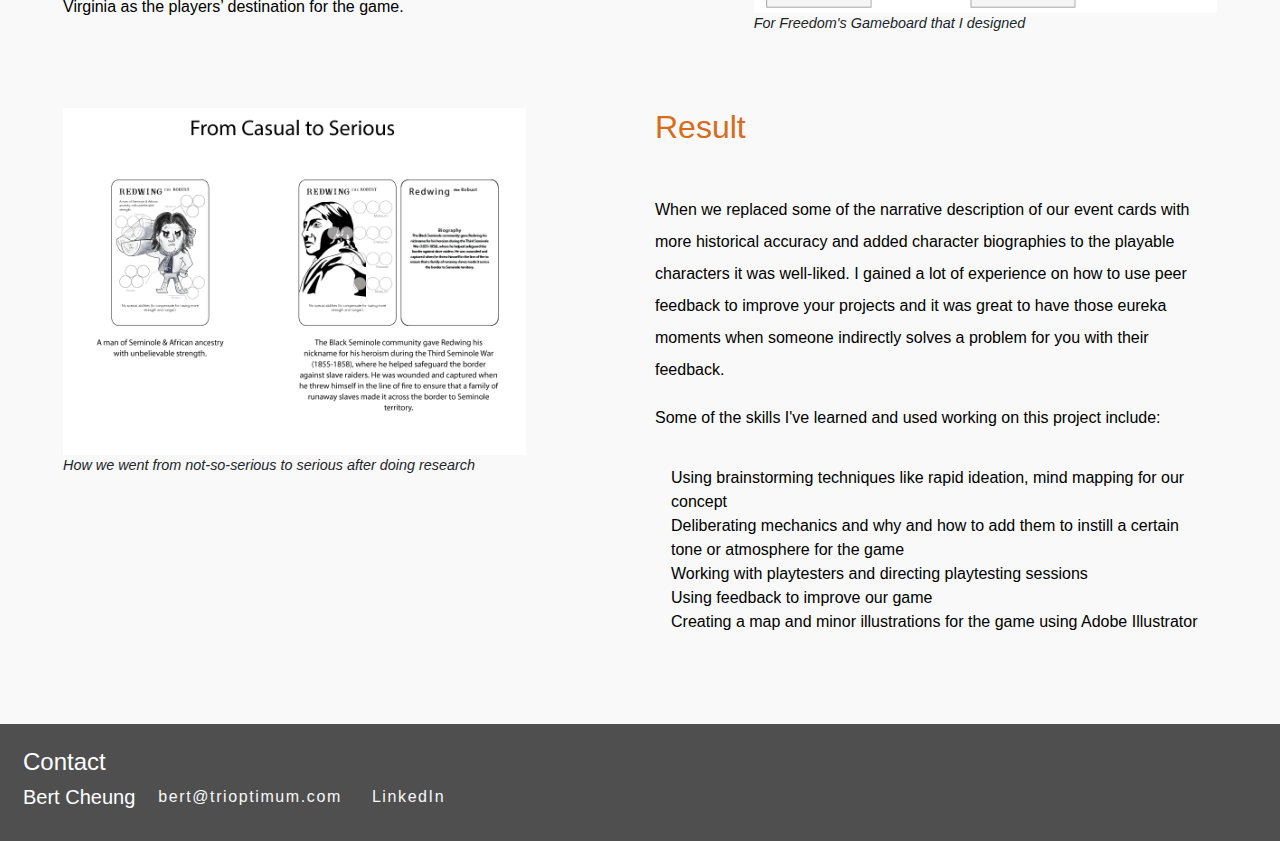
<file: project.html>
<!doctype html>
<html lang="en">

<head>
  <!-- Required meta tags -->
  <meta charset="utf-8">
  <meta name="viewport" content="width=device-width, initial-scale=1, shrink-to-fit=no">

  <!-- Bootstrap CSS -->
  <link rel="stylesheet" href="css/bootstrap.css">
  <link rel="stylesheet" href="css/main.css">

  <!--Fonts-->
  <link href="https://fonts.googleapis.com/css?family=Fira+Sans:100,100i,200,200i,300,300i,400,400i,500,500i,600,600i,700,700i,800,800i,900,900i%7COrbitron:400,500,700,900&display=swap" rel="stylesheet">

  <!--Lightbox Gallery https://lokeshdhakar.com/projects/lightbox2/-->
  <link rel="stylesheet" href="css/lightbox.css">

  <title>For Freedom</title>
</head>

<body>

  <header class="container-fluid pt-1 pb-1 align-items-center sticky-top">
    <nav class="row justify-content-around">
      <a class="col-md-3" href="index.html">Home</a>
      <a class="col-md-3" href="index.html#projects">Projects</a>
      <a class="col-md-3" href="index.html#contact">Contact</a>
    </nav>
  </header>

  <div class="container-fluid">

    <div class="mx-md-5">

      <section class="div-spacer">

        <div class="row justify-content-between my-5">
          <div class="mr-sm-5 col-12 col-md-5 order-1 order-md-1">
            <h2>For Freedom</h2>
            <em class="roles">Game Design</em>
            <ul>
              <li>Bert Cheung - Illustrations, Gameplay, Writing</li>
              <li>Kateri Danay - Illustrations, Gameplay</li>
              <li>Ivy Wang - Illustrations, Design</li>
              <li>Reuben Newton - Gameplay, Balance</li>
            </ul>

            <em class="roles">My Role: Gameplay Design, Narrative, Research, Illustration Design (Map, Catalogue, Items
              & Resources) </em>
            <p class="my-3">For Freedom is a 4-player board game where players take on the role of runaway slaves
              attempting to escape to Arlington, Virgina to Freedman’s Village – a haven populated by former slaves.
              Players must survive for 5 days, each day coming with its own randomly drawn event card that players must
              resolve together by choosing up to 5 different decisions listed on the event card.

              For Freedom was for a board game project that revolved around the concept of Serious Fun – using games and
              entertainment as a medium to teach and educate about real-life issues, history, and dilemmas. These types
              of games are usually more serious than People Fun games like Jenga or Cards Against Humanity where it is
              more about social interactions.</p>
          </div>

          <figure class="ml-sm-5 col-12 col-md-5 order-2 order-md-2">
            <a href="img/freedom/freedom.jpg" data-lightbox="freedom" data-title="For Freedom">
              <img src="img/freedom/freedom.jpg" class="project-img img-fluid banner" alt="For Freedom Image">
            </a>
            <figcaption>For Freedom</figcaption>
          </figure>
        </div>
    </section>

    <section class="div-spacer">
      <div class="row justify-content-between">
        <div class="col-sm-6 order-1 order-md-2">
          <h2 class="mb-5 h2-alpha90">Process</h2>
          <p>The brainstorming process was more difficult than the previous People Fun game project we did because we
            had to consider what kind of real-life issues or serious narratives we wanted to tell. We had a good idea
            of what kind of gameplay we wanted – a type of survival roleplaying game where your characters’ choices
            could mean life or death. We set during the Wild West at first, since the lawlessness of the era made it
            easier to justify why your character could be killed through careless resource management.</p>
        </div>

        <figure class="mr-sm-5 col-12 col-md-5  order-2 order-md-1">
          <a href="img/freedom/freedom1.jpg" data-lightbox="freedom"
            data-title="We originally had very different ideas. Playing criminals or doctors, for example!">
            <img src="img/freedom/freedom1.jpg" class="project-img img-fluid" alt="Process Image">
          </a>
          <figcaption>We originally had very different ideas. Playing criminals or doctors, for example!</figcaption>
        </figure>
      </div>
    </section>

    <section class="div-spacer">
      <div class="row justify-content-between">
        <div class="col-sm-6 order-1 order-md-1">
          <h2 class="mb-5 h2-alpha90">Problem</h2>
          <p>The gameplay was well received by our friends and family but in the official playtesting session with the
            rest of the class our feedback told us that it did not have enough narrative and it took the issue of
            slavery a bit too light-hearted.
            After this we did some brainstorm and researching – I looked through articles on slavery and life in the
            American Civil War period and found out some interesting things about slavery – for example, the existence
            of slave towns which we would end up using the real-life Freedman's Village in Arlington, Virginia as the
            players’ destination for the game.</p>
        </div>

        <figure class="ml-sm-5 col-12 col-md-5  order-2 order-md-2">
          <a href="img/freedom/freedom2.png" data-lightbox="freedom"
            data-title="For Freedom's Gameboard that I designed">
            <img src="img/freedom/freedom2.png" class="project-img img-fluid" alt="Process Image">
          </a>
          <figcaption>For Freedom's Gameboard that I designed</figcaption>
        </figure>
      </div>
    </section>

    <section class="div-spacer">
      <div class="row justify-content-between">
        <div class="col-sm-6 order-md-2 order-1">
          <h2 class="mb-5 h2-alpha90">Result</h2>

          <p>When we replaced some of the narrative description of our event cards with more historical accuracy and
            added character biographies to the playable characters it was well-liked. I gained a lot of experience on
            how to use peer feedback to improve your projects and it was great to have those eureka moments when
            someone indirectly solves a problem for you with their feedback.</p>
            <p>Some of the skills I've learned and used working on this project include:</p>

            <p>
              <ul>
                <li>Using brainstorming techniques like rapid ideation, mind mapping for our concept</li>
                <li>Deliberating mechanics and why and how to add them to instill a certain tone or atmosphere for the game</li>
                <li>Working with playtesters and directing playtesting sessions</li>
                <li>Using feedback to improve our game</li>
                <li>Creating a map and minor illustrations for the game using Adobe Illustrator</li>

              </ul></p>
        </div>

        <figure class="mr-sm-5 col-12 col-md-5 order-2 order-md-1">
          <a href="img/freedom/freedom3.png" data-lightbox="freedom"
            data-title="How we went from not-so-serious to serious after doing research">
            <img src="img/freedom/freedom3.png" class="project-img img-fluid " alt="Process Image">
          </a>
          <figcaption>How we went from not-so-serious to serious after doing research</figcaption>
        </figure>
      </div>


    </section>
  </div>

  </div>

  <footer id="contact" class="container-fluid py-2">
    <div class="row mx-2 mt-3">
    <h4>Contact</h4>
    </div>
       <div class="row mx-2 mb-3">
         <h5 class="mr-2">Bert Cheung</h5>
         <div class="col-auto"><a href="mailto:bert@trioptimum.com">bert@trioptimum.com</a></div>
         <div class="col-auto"><a href="https://www.linkedin.com/in/bert-cheung-0b0948101/">LinkedIn</a></div>
       </div>
   </footer> 



  <!-- Optional JavaScript -->
  <!-- jQuery first, then Popper.js, then Bootstrap JS -->

  <script src="https://cdnjs.cloudflare.com/ajax/libs/jquery/3.3.1/jquery.min.js"></script>
  <!-- <script src="https://code.jquery.com/jquery-3.3.1.slim.min.js" integrity="sha384-q8i/X+965DzO0rT7abK41JStQIAqVgRVzpbzo5smXKp4YfRvH+8abtTE1Pi6jizo" crossorigin="anonymous"></script> -->
  <script src="https://cdnjs.cloudflare.com/ajax/libs/popper.js/1.14.7/umd/popper.min.js"
    integrity="sha384-UO2eT0CpHqdSJQ6hJty5KVphtPhzWj9WO1clHTMGa3JDZwrnQq4sF86dIHNDz0W1"
    crossorigin="anonymous"></script>
  <script src="https://stackpath.bootstrapcdn.com/bootstrap/4.3.1/js/bootstrap.min.js"
    integrity="sha384-JjSmVgyd0p3pXB1rRibZUAYoIIy6OrQ6VrjIEaFf/nJGzIxFDsf4x0xIM+B07jRM"
    crossorigin="anonymous"></script>

  <!--Lightbox javascript-->
  <script src="js/lightbox.js"></script>


</body>

</html>
</file>
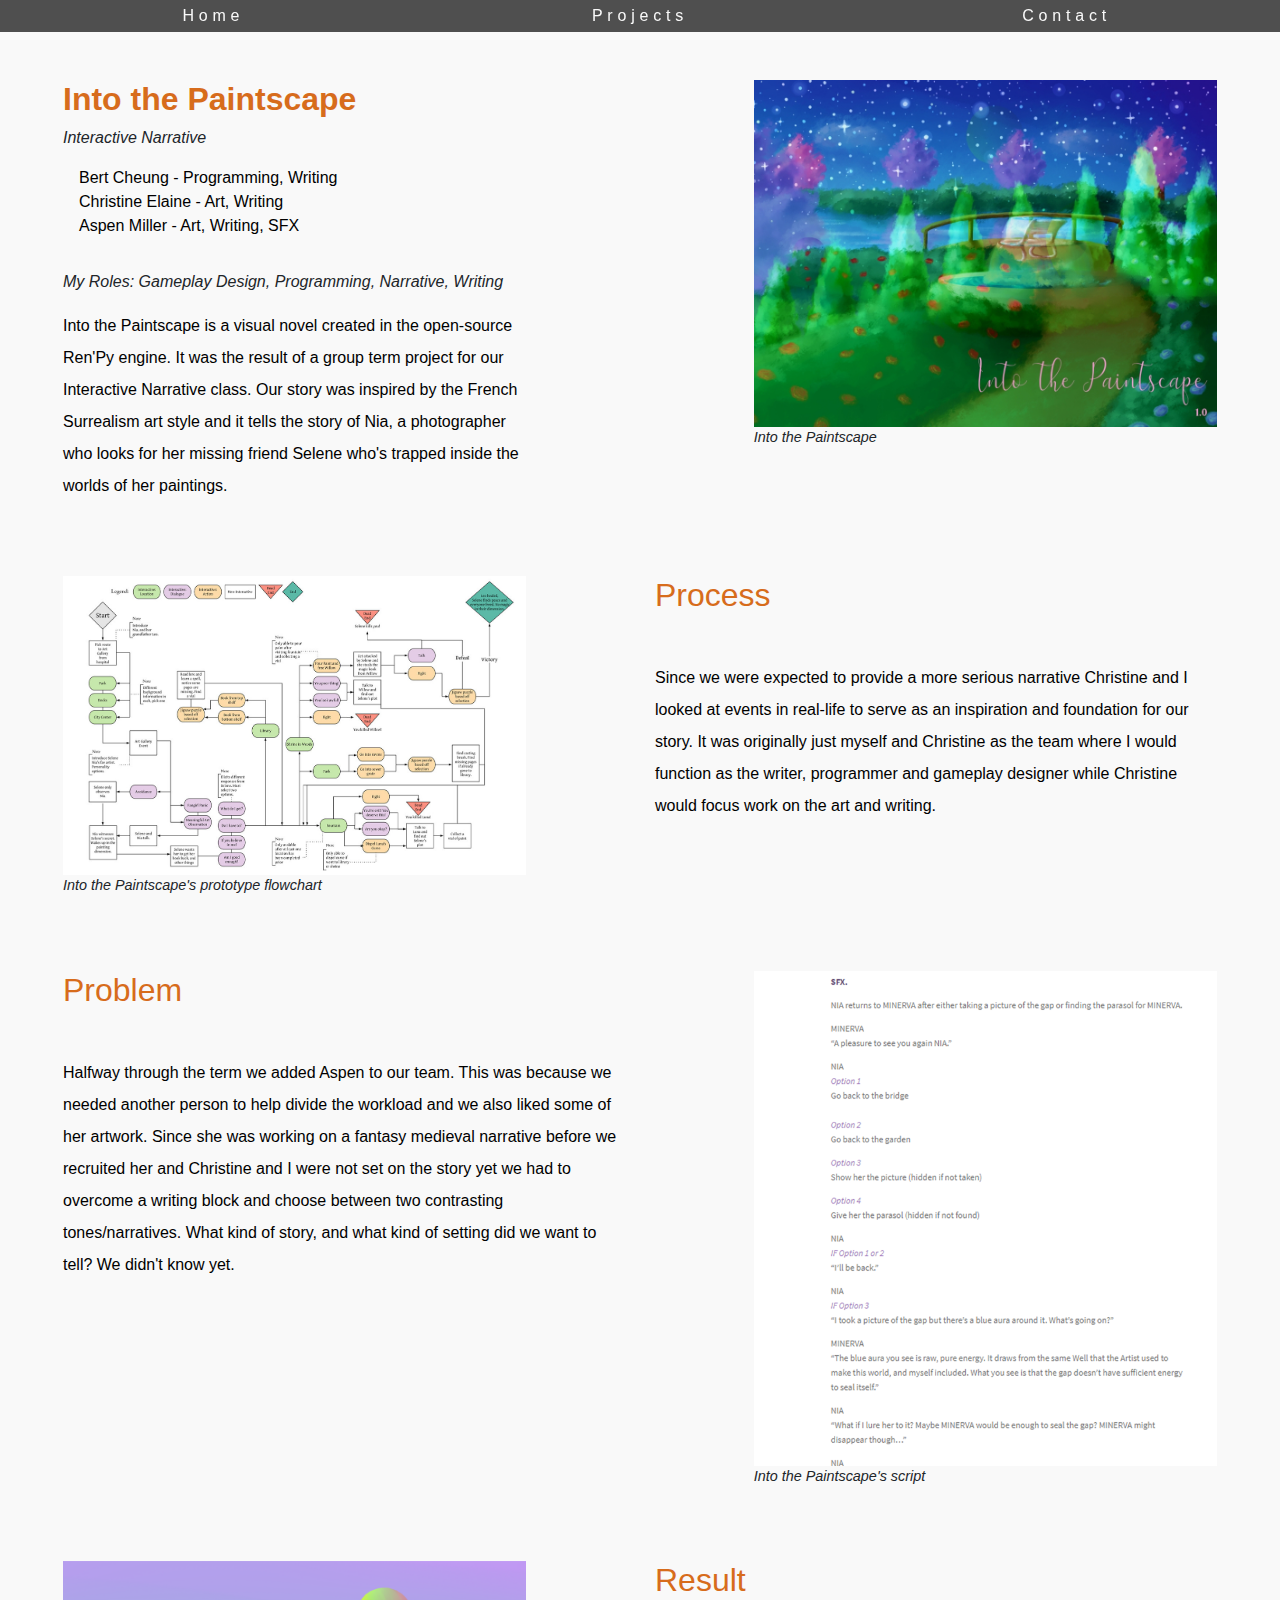
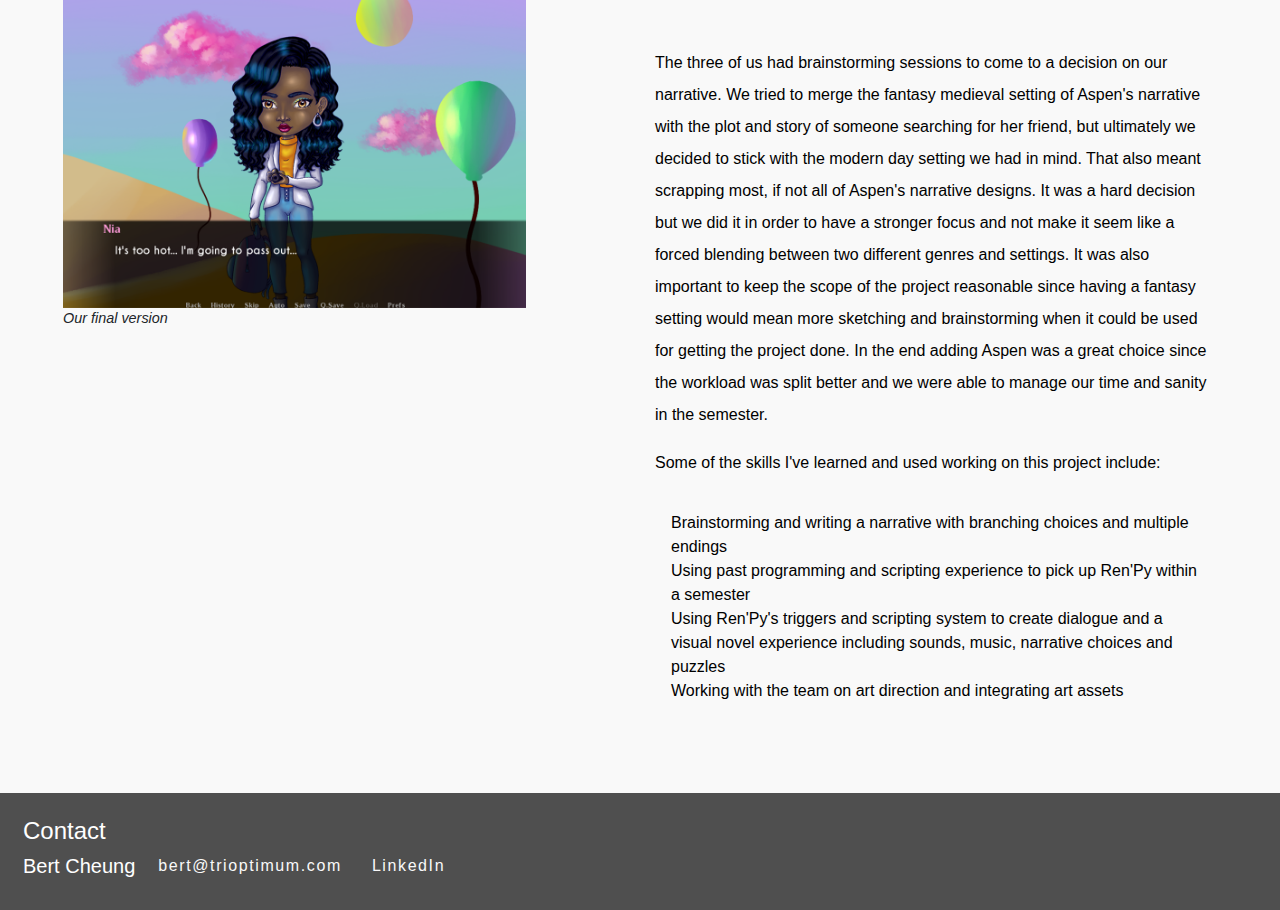
<file: project2.html>
<!doctype html>
<html lang="en">

<head>
  <!-- Required meta tags -->
  <meta charset="utf-8">
  <meta name="viewport" content="width=device-width, initial-scale=1, shrink-to-fit=no">

  <!-- Bootstrap CSS -->
  <link rel="stylesheet" href="css/bootstrap.css">
  <link rel="stylesheet" href="css/main.css">

  <!--Fonts-->
  <link href="https://fonts.googleapis.com/css?family=Fira+Sans:100,100i,200,200i,300,300i,400,400i,500,500i,600,600i,700,700i,800,800i,900,900i%7COrbitron:400,500,700,900&display=swap" rel="stylesheet">

  <!--Lightbox Gallery https://lokeshdhakar.com/projects/lightbox2/-->
  <link rel="stylesheet" href="css/lightbox.css">


  <title>Into the Paintscape</title>
</head>

<body>



  <header class="container-fluid pt-1 pb-1 align-items-center sticky-top">
    <nav class="row justify-content-around">
      <a class="col-md-3" href="index.html">Home</a>
      <a class="col-md-3" href="index.html#projects">Projects</a>
      <a class="col-md-3" href="index.html#contact">Contact</a>
    </nav>
  </header>

  <div class="container-fluid">
    <div class="mx-md-5">

      <section class="div-spacer">

        <div class="row my-5 justify-content-between">
          <div class="mr-sm-5 col-12 col-md-5 order-1 order-md-1">
            <h2>Into the Paintscape</h2>
            <em class="roles">Interactive Narrative</em>
            <ul>
              <li>Bert Cheung - Programming, Writing</li>
              <li>Christine Elaine - Art, Writing</li>
              <li>Aspen Miller - Art, Writing, SFX</li>
            </ul>

            <em class="roles">My Roles: Gameplay Design, Programming, Narrative, Writing</em>
            <p class="my-3">Into the Paintscape is a visual novel created in the open-source Ren'Py engine. It was the
              result of a group term project for our Interactive Narrative class. Our story was inspired by the French
              Surrealism art style and it tells the story of Nia, a photographer who looks for her missing friend Selene
              who's trapped inside the worlds of her paintings.</p>
          </div>

          <figure class="ml-sm-5 col-12 col-md-5 order-2 order-md-2">
            <a href="img/paintscape/paintscape.jpg" data-lightbox="paintscape" data-title="Into the Paintscape">
              <img src="img/paintscape/paintscape.jpg" class="project-img img-fluid banner"
                alt="Into the Paintscape Image">
            </a>
            <figcaption>Into the Paintscape</figcaption>
          </figure>
        </div>
      </section>

      <section class="div-spacer">
        <div class="row justify-content-between">
          <div class="col-sm-6 order-1 order-md-2">
            <h2 class="mb-5 h2-alpha90">Process</h2>
            <p>Since we were expected to provide a more serious narrative Christine and I looked at events in real-life
              to serve as an inspiration and foundation for our story. It was originally just myself and Christine as
              the team where I would function as the writer, programmer and gameplay designer while Christine would
              focus work on the art and writing.</p>
          </div>

          <figure class="mr-sm-5 col-12 col-md-5  order-2 order-md-1">
            <a href="img/paintscape/paintscape2.jpg" data-lightbox="paintscape"
              data-title="Into the Paintscape's prototype flowchart">
              <img src="img/paintscape/paintscape2.jpg" class="project-img img-fluid" alt="Process Image">
            </a>
            <figcaption>Into the Paintscape's prototype flowchart</figcaption>
          </figure>
        </div>
      </section>

      <section class="div-spacer">
        <div class="row justify-content-between">
          <div class="col-sm-6 order-1 order-md-1">
            <h2 class="mb-5 h2-alpha90">Problem</h2>
            <p>Halfway through the term we added Aspen to our team. This was because we needed another person to help
              divide the workload and we also liked some of her artwork. Since she was working on a fantasy medieval
              narrative before we recruited her and Christine and I were not set on the story yet we had to overcome a
              writing block and choose between two contrasting tones/narratives. What kind of story, and what kind of
              setting did we want to tell? We didn't know yet.</p>
          </div>

          <figure class="ml-sm-5 col-12 col-md-5  order-2 order-md-2">
            <a href="img/paintscape/paintscape3.png" data-lightbox="paintscape"
              data-title="Into the Paintscape's script">
              <img src="img/paintscape/paintscape3.png" class="project-img img-fluid banner" alt="Process Image">
            </a>
            <figcaption>Into the Paintscape's script</figcaption>
          </figure>
        </div>
      </section>

      <section class="div-spacer">
        <div class="row justify-content-between">
          <div class="col-sm-6 order-md-2 order-1">
            <h2 class="mb-5 h2-alpha90">Result</h2>

            <p>The three of us had brainstorming sessions to come to a decision on our narrative. We tried to merge the
              fantasy medieval setting of Aspen's narrative with the plot and story of someone searching for her friend,
              but ultimately we decided to stick with the modern day setting we had in mind. That also meant scrapping
              most, if not all of Aspen's narrative designs. It was a hard decision but we did it in order to have a
              stronger focus and not make it seem like a forced blending between two different genres and settings. It
              was also important to keep the scope of the project reasonable since having a fantasy setting would mean
              more sketching and brainstorming when it could be used for getting the project done. In the end adding
              Aspen was a great choice since the workload was split better and we were able to manage our time and
              sanity in the semester.</p>

              <p>Some of the skills I've learned and used working on this project include:</p>

              <p>
              <ul>
                <li>Brainstorming and writing a narrative with branching choices and multiple endings</li>
                <li>Using past programming and scripting experience to pick up Ren'Py within a semester</li>
                <li>Using Ren'Py's triggers and scripting system to create dialogue and a visual novel experience including sounds, music, narrative choices and puzzles</li>
                <li>Working with the team on art direction and integrating art assets</li>

              </ul></p>
          </div>

          <figure class="mr-sm-5 col-12 col-md-5 order-2 order-md-1">
            <a href="img/paintscape/paintscape5.png" data-lightbox="paintscape"
              data-title="Our final version">
              <img src="img/paintscape/paintscape5.png"
                class="project-img img-fluid" alt="Process Image">
            </a>
            <figcaption>Our final version</figcaption>
          </figure>
        </div>


      </section>
    </div>

  </div>

  <footer id="contact" class="container-fluid py-2">
    <div class="row mx-2 mt-3">
    <h4>Contact</h4>
    </div>
       <div class="row mx-2 mb-3">
         <h5 class="mr-2">Bert Cheung</h5>
         <div class="col-auto"><a href="mailto:bert@trioptimum.com">bert@trioptimum.com</a></div>
         <div class="col-auto"><a href="https://www.linkedin.com/in/bert-cheung-0b0948101/">LinkedIn</a></div>
       </div>
   </footer> 

  <!-- Optional JavaScript -->
  <!-- jQuery first, then Popper.js, then Bootstrap JS -->
  <script src="https://cdnjs.cloudflare.com/ajax/libs/jquery/3.3.1/jquery.min.js"></script>
   <script src="https://cdnjs.cloudflare.com/ajax/libs/popper.js/1.14.7/umd/popper.min.js"
    integrity="sha384-UO2eT0CpHqdSJQ6hJty5KVphtPhzWj9WO1clHTMGa3JDZwrnQq4sF86dIHNDz0W1"
    crossorigin="anonymous"></script>
  <script src="https://stackpath.bootstrapcdn.com/bootstrap/4.3.1/js/bootstrap.min.js"
    integrity="sha384-JjSmVgyd0p3pXB1rRibZUAYoIIy6OrQ6VrjIEaFf/nJGzIxFDsf4x0xIM+B07jRM"
    crossorigin="anonymous"></script>

  <!--Lightbox javascript-->
  <script src="js/lightbox.js"></script>

</body>

</html>
</file>
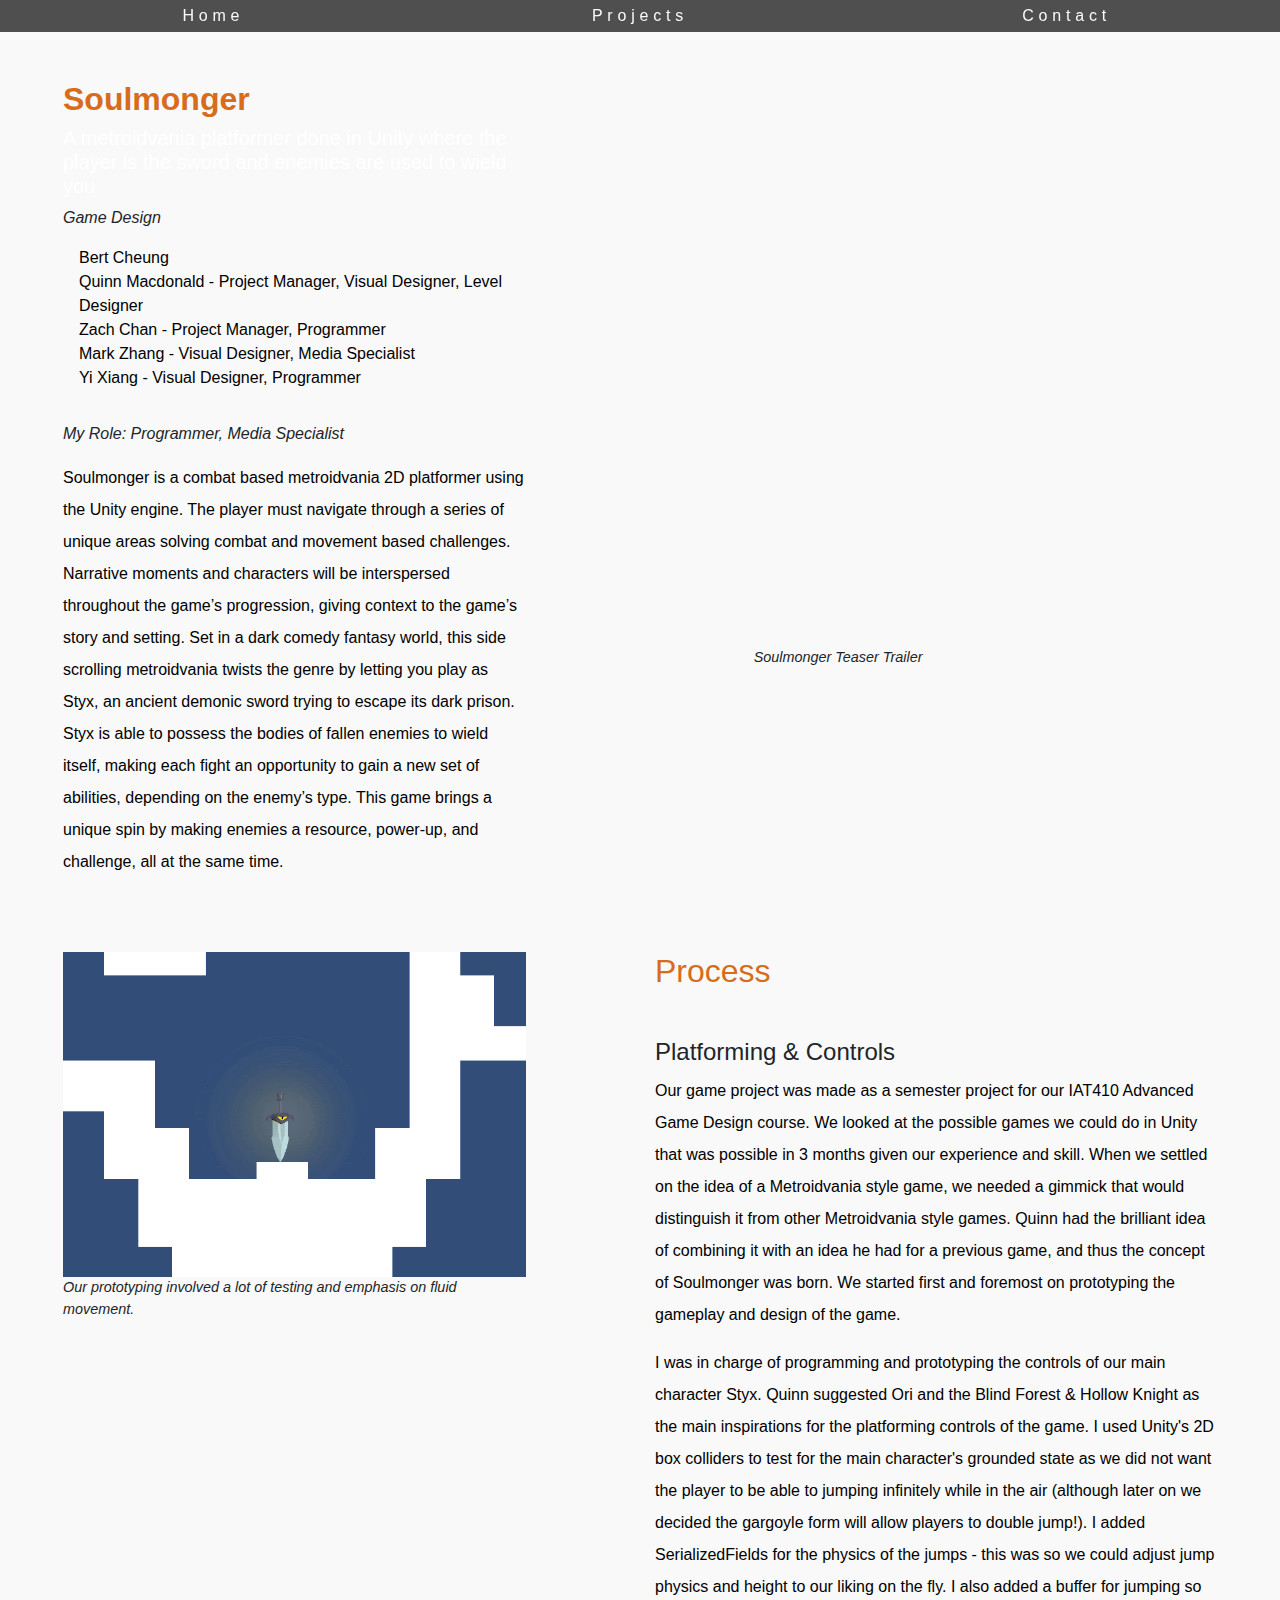
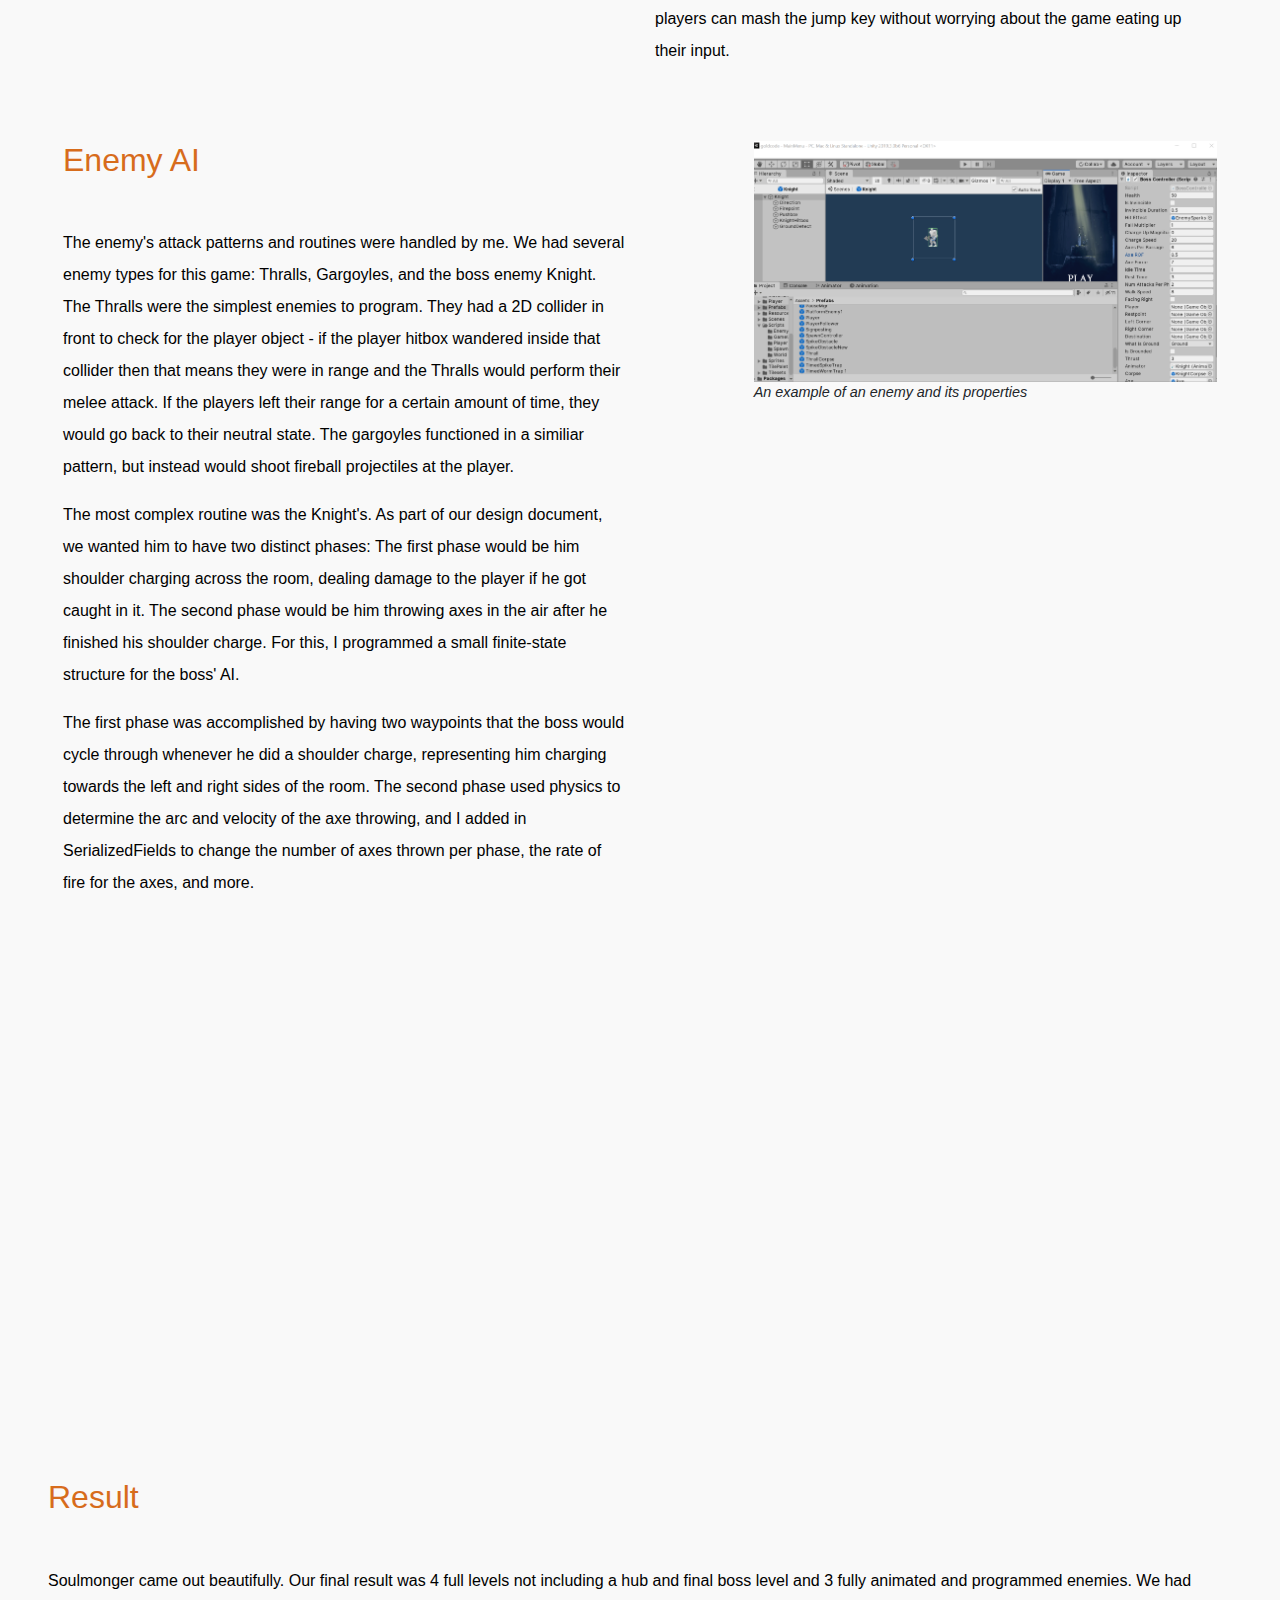
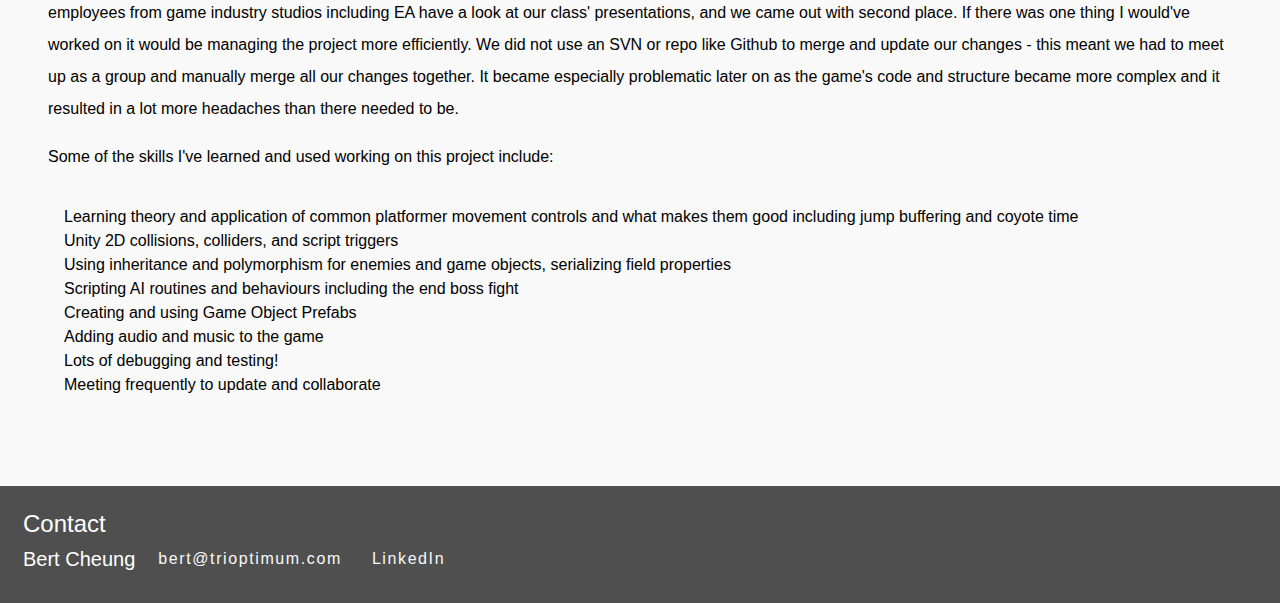
<file: soulmonger.html>
<!doctype html>
<html lang="en">

<head>
  <!-- Required meta tags -->
  <meta charset="utf-8">
  <meta name="viewport" content="width=device-width, initial-scale=1, shrink-to-fit=no">

  <!-- Bootstrap CSS -->
  <link rel="stylesheet" href="css/bootstrap.css">
  <link rel="stylesheet" href="css/main.css">

  <!--Fonts-->
  <link href="https://fonts.googleapis.com/css?family=Fira+Sans:100,100i,200,200i,300,300i,400,400i,500,500i,600,600i,700,700i,800,800i,900,900i%7COrbitron:400,500,700,900&display=swap" rel="stylesheet">

  <!--Lightbox Gallery https://lokeshdhakar.com/projects/lightbox2/-->
  <link rel="stylesheet" href="css/lightbox.css">

  <title>Soulmonger</title>
</head>

<body>


  <header class="container-fluid pt-1 pb-1 align-items-center sticky-top">
    <nav class="row justify-content-around">
      <a class="col-md-3" href="index.html">Home</a>
      <a class="col-md-3" href="index.html#projects">Projects</a>
      <a class="col-md-3" href="index.html#contact">Contact</a>
    </nav>
  </header>

  <div class="container-fluid">

    <div class="mx-md-5">

      <section class="div-spacer">

        <div class="row justify-content-between my-5">
          <div class="mr-sm-5 col-12 col-md-5 order-1 order-md-1">
            <h2>Soulmonger</h2>
            <h5>A metroidvania platformer done in Unity where the player is the sword and enemies are used to wield you </h5>
            <em class="roles">Game Design</em>
            <ul>
              <li>Bert Cheung</li>
              <li>Quinn Macdonald - Project Manager, Visual Designer, Level Designer</li>
              <li>Zach Chan - Project Manager, Programmer</li>
              <li>Mark Zhang - Visual Designer, Media Specialist</li>
              <li>Yi Xiang - Visual Designer, Programmer</li>
            </ul>


            <em class="roles">My Role: Programmer, Media Specialist</em>
            <p class="my-3">Soulmonger is a combat based metroidvania 2D platformer using the Unity engine. The player must navigate through a series of unique areas solving combat and movement based challenges. Narrative moments and characters will be interspersed throughout the game’s progression, giving context to the game’s story and setting.  
              Set in a dark comedy fantasy world, this side scrolling metroidvania twists the genre by letting you play as Styx, an ancient demonic sword trying to escape its dark prison. Styx is able to possess the bodies of fallen enemies to wield itself, making each fight an opportunity to gain a new set of abilities, depending on the enemy’s type. This game brings a unique spin by making enemies a resource, power-up, and challenge, all at the same time. 
            </p>
          </div>

          <figure class="ml-sm-5 col-12 col-md-5 order-2 order-md-2">
            <iframe width="762" height="560" src="https://www.youtube.com/embed/nJqDLldQ_wU" frameborder="0" allow="accelerometer; autoplay; clipboard-write; encrypted-media; gyroscope; picture-in-picture" allowfullscreen></iframe>
            <!-- <a href="img/freedom/freedom.jpg" data-lightbox="freedom" data-title="For Freedom">
              <img src="img/freedom/freedom.jpg" class="project-img img-fluid banner" alt="For Freedom Image">
            </a> -->
            <figcaption>Soulmonger Teaser Trailer</figcaption>
          </figure>
        </div>
    </section>

    <section class="div-spacer">
      <div class="row justify-content-between">
        <div class="col-sm-6 order-1 order-md-2">
          <h2 class="mb-5 h2-alpha90">Process</h2>
          <h4>Platforming & Controls</h4>
          <p>Our game project was made as a semester project for our IAT410 Advanced Game Design course. We looked at the possible games we could do in Unity that was
            possible in 3 months given our experience and skill. When we settled on the idea of a Metroidvania style game, we needed a gimmick that would distinguish it from
            other Metroidvania style games. Quinn had the brilliant idea of combining it with an idea he had for a previous game, and thus the concept of Soulmonger was born.
            We started first and foremost on prototyping the gameplay and design of the game. 

            
          </p>
          <p>I was in charge of programming and prototyping the controls of our main character Styx. Quinn suggested Ori and the Blind Forest & Hollow Knight as the main inspirations
            for the platforming controls of the game. I used Unity's 2D box colliders to test for the main character's grounded state as we did not want the player to be able to jumping
          infinitely while in the air (although later on we decided the gargoyle form will allow players to double jump!). I added SerializedFields for the physics of the jumps - this was 
        so we could adjust jump physics and height to our liking on the fly. I also added a buffer for jumping so players can mash the jump key without worrying about the game eating up their input.</p>
        </div>

        <figure class="mr-sm-5 col-12 col-md-5  order-2 order-md-1">
          <a href="img/soulmonger/jumping.gif" data-lightbox="freedom"
            data-title="Our prototyping involved a lot of testing and emphasis on fluid movement.">
            <img src="img/soulmonger/jumping.gif" class="project-img img-fluid" alt="Process Image">
          </a>
          <figcaption>Our prototyping involved a lot of testing and emphasis on fluid movement.</figcaption>
        </figure>
      </div>
    </section>

    <section class="div-spacer">
      <div class="row justify-content-between">
        <div class="col-sm-6 order-1 order-md-1">
          <h2 class="mb-5 h2-alpha90">Enemy AI</h2>
          <p>The enemy's attack patterns and routines were handled by me. We had several enemy types for this game: Thralls, Gargoyles, and the boss enemy Knight. 
            The Thralls were the simplest enemies to program. They had a 2D collider in front to check for the player object - if the player hitbox wandered inside that collider 
            then that means they were in range and the Thralls would perform their melee attack. If the players left their range for a certain amount of time, they would go back to their neutral state.

            The gargoyles functioned in a similiar pattern, but instead would shoot fireball projectiles at the player.
          </p>

          <p>
            The most complex routine was the Knight's. As part of our design document, we wanted him to have two distinct phases: The first phase would be him shoulder charging 
            across the room, dealing damage to the player if he got caught in it. The second phase would be him throwing axes in the air after he finished his shoulder charge. For this, I programmed a
            small finite-state structure for the boss' AI.</p>
            <p>
            The first phase was accomplished by having two waypoints that the boss would cycle through whenever he did a 
            shoulder charge, representing him charging towards the left and right sides of the room. The second phase used physics to determine the arc and velocity of the axe throwing, and I added in
            SerializedFields to change the number of axes thrown per phase, the rate of fire for the axes, and more.
          </p>
        </div>

        <figure class="ml-sm-5 col-12 col-md-5  order-2 order-md-2">
          <a href="img/soulmonger/knight.png" data-lightbox="freedom"
            data-title="An example of an enemy and its properties">
            <img src="img/soulmonger/knight.png" class="project-img img-fluid" alt="Process Image">
          </a>
          <figcaption>An example of an enemy and its properties</figcaption>
        </figure>
      </div>
    </section>

    <section class="div-spacer">
      <div class="col-12 mb-5">
        <figure class="container-fluid w-75 order-2 order-md-2">
          <div class="embed-responsive embed-responsive-16by9">
            <iframe class="embed-responsive-item" src="https://player.vimeo.com/video/507759400" allow="accelerometer; autoplay; clipboard-write; encrypted-media; gyroscope; picture-in-picture" allowfullscreen></iframe>
          </div>
        </figure>
      </div>
      
      <div class="row justify-content-between">
        <div class=" order-1">
          <h2 class="mb-5 h2-alpha90">Result</h2>

          <p>Soulmonger came out beautifully. Our final result was 4 full levels not including a hub and final boss level and 3 fully animated and programmed enemies. We had employees from game industry studios including EA have a look at our class' presentations, and we came out with second place.
            If there was one thing I would've worked on it would be managing the project more efficiently. We did not use an SVN or repo like Github to merge and update our changes - this meant
            we had to meet up as a group and manually merge all our changes together. It became especially problematic later on as the game's code and structure became more complex and 
            it resulted in a lot more headaches than there needed to be.
          </p>

          <p>Some of the skills I've learned and used working on this project include:</p>

          <p>
          <ul>
            <li>Learning theory and application of common platformer movement controls and what makes them good including jump buffering and coyote time</li>
            <li>Unity 2D collisions, colliders, and script triggers</li>
            <li>Using inheritance and polymorphism for enemies and game objects, serializing field properties</li>
            <li>Scripting AI routines and behaviours including the end boss fight</li>
            <li>Creating and using Game Object Prefabs</li>
            <li>Adding audio and music to the game</li>
            <li>Lots of debugging and testing!</li>
            <li>Meeting frequently to update and collaborate</li>
          </ul>
          </p>
        </div>

    </section>
  </div>

  </div>
  
  <footer id="contact" class="container-fluid py-2">
    <div class="row mx-2 mt-3">
    <h4>Contact</h4>
    </div>
       <div class="row mx-2 mb-3">
         <h5 class="mr-2">Bert Cheung</h5>
         <div class="col-auto"><a href="mailto:bert@trioptimum.com">bert@trioptimum.com</a></div>
         <div class="col-auto"><a href="https://www.linkedin.com/in/bert-cheung-0b0948101/">LinkedIn</a></div>
       </div>
   </footer> 



  <!-- Optional JavaScript -->
  <!-- jQuery first, then Popper.js, then Bootstrap JS -->

  <script src="https://cdnjs.cloudflare.com/ajax/libs/jquery/3.3.1/jquery.min.js"></script>
  <!-- <script src="https://code.jquery.com/jquery-3.3.1.slim.min.js" integrity="sha384-q8i/X+965DzO0rT7abK41JStQIAqVgRVzpbzo5smXKp4YfRvH+8abtTE1Pi6jizo" crossorigin="anonymous"></script> -->
  <script src="https://cdnjs.cloudflare.com/ajax/libs/popper.js/1.14.7/umd/popper.min.js"
    integrity="sha384-UO2eT0CpHqdSJQ6hJty5KVphtPhzWj9WO1clHTMGa3JDZwrnQq4sF86dIHNDz0W1"
    crossorigin="anonymous"></script>
  <script src="https://stackpath.bootstrapcdn.com/bootstrap/4.3.1/js/bootstrap.min.js"
    integrity="sha384-JjSmVgyd0p3pXB1rRibZUAYoIIy6OrQ6VrjIEaFf/nJGzIxFDsf4x0xIM+B07jRM"
    crossorigin="anonymous"></script>

  <!--Lightbox javascript-->
  <script src="js/lightbox.js"></script>


</body>

</html>
</file>
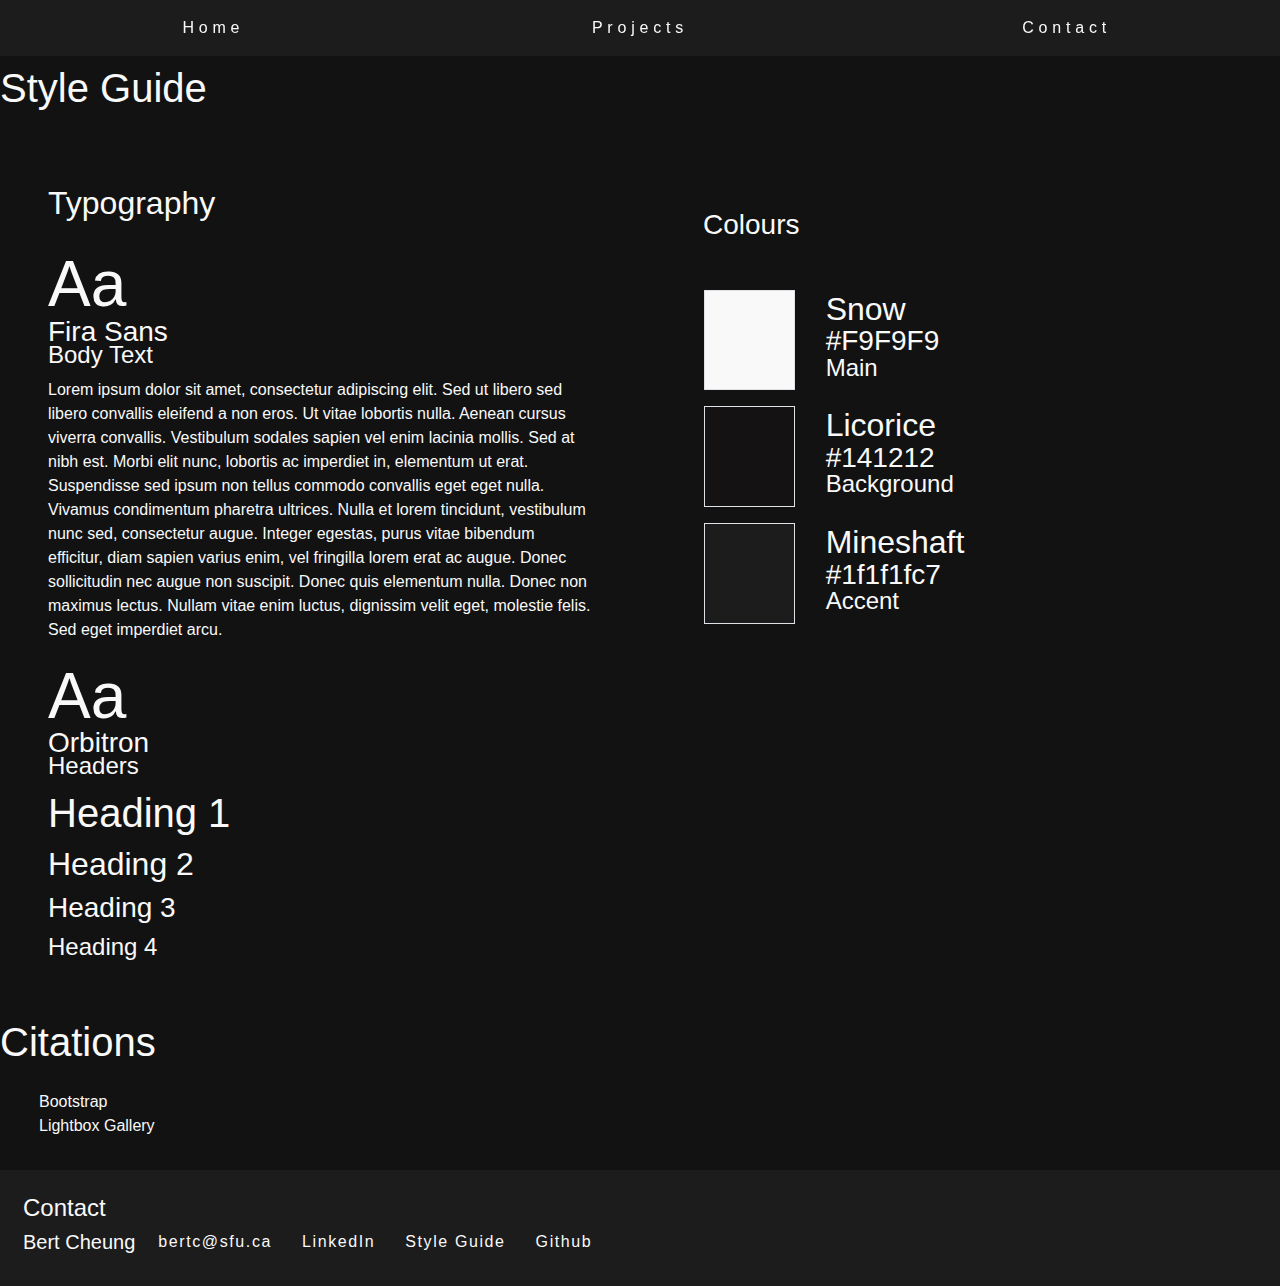
<file: stylesheet.html>
<!doctype html>
<html lang="en">

<head>
  <!-- Required meta tags -->
  <meta charset="utf-8">
  <meta name="viewport" content="width=device-width, initial-scale=1, shrink-to-fit=no">

  <!-- Bootstrap CSS -->
  <link rel="stylesheet" href="css/bootstrap.css">
  <link rel="stylesheet" href="css/styleguide.css">

  <!--Fonts-->
  <link href="https://fonts.googleapis.com/css?family=Fira+Sans:100,100i,200,200i,300,300i,400,400i,500,500i,600,600i,700,700i,800,800i,900,900i%7COrbitron:400,500,700,900&display=swap" rel="stylesheet">

  <title>Style Guide</title>
</head>

<body>

  <header class="container-fluid pt-3 pb-3 align-items-center sticky-top">
    <nav class="row justify-content-around">
      <a class="col-md-3" href="index.html">Home</a>
      <a class="col-md-3" href="index.html#projects">Projects</a>
      <a class="col-md-3" href="stylesheet.html#contact">Contact</a>
    </nav>
  </header>

  <div class="container-fluid">
    <h1 class="row mt-2 mb-5">Style Guide</h1>
    <div class="row my-5">
      <div class="col mx-5">
        <h2 class="row my-4">Typography</h2>
        <div class="row">
          <div class="row">
            <div class="col">
              <h2 class="style-firasans mb-0 style-textsample">Aa</h2>
              <h3 class="style-firasans my-n2">Fira Sans</h3>
              <h4 class="style-firasans mt-0">Body Text</h4>
              <p>Lorem ipsum dolor sit amet, consectetur adipiscing elit. Sed ut libero sed libero convallis eleifend a
                non eros. Ut vitae lobortis nulla. Aenean cursus viverra convallis. Vestibulum sodales sapien vel enim
                lacinia mollis. Sed at nibh est. Morbi elit nunc, lobortis ac imperdiet in, elementum ut erat.
                Suspendisse sed ipsum non tellus commodo convallis eget eget nulla. Vivamus condimentum pharetra
                ultrices. Nulla et lorem tincidunt, vestibulum nunc sed, consectetur augue. Integer egestas, purus vitae
                bibendum efficitur, diam sapien varius enim, vel fringilla lorem erat ac augue. Donec sollicitudin nec
                augue non suscipit. Donec quis elementum nulla. Donec non maximus lectus. Nullam vitae enim luctus,
                dignissim velit eget, molestie felis. Sed eget imperdiet arcu.</p>
            </div>
          </div>
          <div class="row">
            <div class="col">
              <h2 class="style-textsample mb-0">Aa</h2>
              <h3 class="my-n2">Orbitron</h3>
              <h4>Headers</h4>
              <h1>Heading 1</h1>
              <h2>Heading 2</h2>
              <h3>Heading 3</h3>
              <h4>Heading 4</h4>
            </div>
          </div>
        </div>
      </div>

      <div class="col mx-5">
        <h3 class="my-5">Colours</h3>

        <div class="row my-3">
          <div class="style-color1 col-2 border mx-3"></div>
          <div class="col">
            <h2 class="my-0">Snow</h2>
            <h3 class="my-n1">#F9F9F9</h3>
            <h4>Main</h4>
          </div>
        </div>

        <div class="row my-3">
          <div class="style-color2 col-2  border mx-3"></div>
          <div class="col">
            <h2 class="my-0">Licorice</h2>
            <h3 class="my-n1">#141212</h3>
            <h4>Background</h4>
          </div>
        </div>

        <div class="row my-3">
          <div class="style-color3 col-2  border mx-3"></div>
          <div class="col">
            <h2 class="my-0">Mineshaft</h2>
            <h3 class="my-n1">#1f1f1fc7</h3>
            <h4>Accent</h4>
          </div>
        </div>

      </div>



      
    </div>
    <h1 class="row mt-2 mb-2">Citations</h1>
    <ul class="mx-sm-2">
      <li><a href="https://getbootstrap.com/">Bootstrap</a></li>
      <li><a href="https://lokeshdhakar.com/projects/lightbox2/#">Lightbox Gallery</a></li>
    </ul>



  </div>
  <footer id="contact" class="container-fluid py-2">
      <div class="row mx-2 mt-3">
        <h4>Contact</h4>
      </div>
      <div class="row mx-2 mb-3">
          <h5 class="mr-2">Bert Cheung</h5>
          <div class="col-auto"><a href="bertc@sfu.ca">bertc@sfu.ca</a></div>
          <div class="col-auto"><a href="https://www.linkedin.com/in/bert-cheung-0b0948101/">LinkedIn</a></div>
          <div class="col-auto"><a href="stylesheet.html">Style Guide</a></div>
          <div class="col-auto"><a href="https://github.com/grenadierman/symmetrical-succotash">Github</a></div>
      </div>
    </footer>



  <!-- Optional JavaScript -->
  <!-- jQuery first, then Popper.js, then Bootstrap JS -->
  <script src="https://code.jquery.com/jquery-3.3.1.slim.min.js"
    integrity="sha384-q8i/X+965DzO0rT7abK41JStQIAqVgRVzpbzo5smXKp4YfRvH+8abtTE1Pi6jizo"
    crossorigin="anonymous"></script>
  <script src="https://cdnjs.cloudflare.com/ajax/libs/popper.js/1.14.7/umd/popper.min.js"
    integrity="sha384-UO2eT0CpHqdSJQ6hJty5KVphtPhzWj9WO1clHTMGa3JDZwrnQq4sF86dIHNDz0W1"
    crossorigin="anonymous"></script>
  <script src="https://stackpath.bootstrapcdn.com/bootstrap/4.3.1/js/bootstrap.min.js"
    integrity="sha384-JjSmVgyd0p3pXB1rRibZUAYoIIy6OrQ6VrjIEaFf/nJGzIxFDsf4x0xIM+B07jRM"
    crossorigin="anonymous"></script>
</body>

</html>
</file>
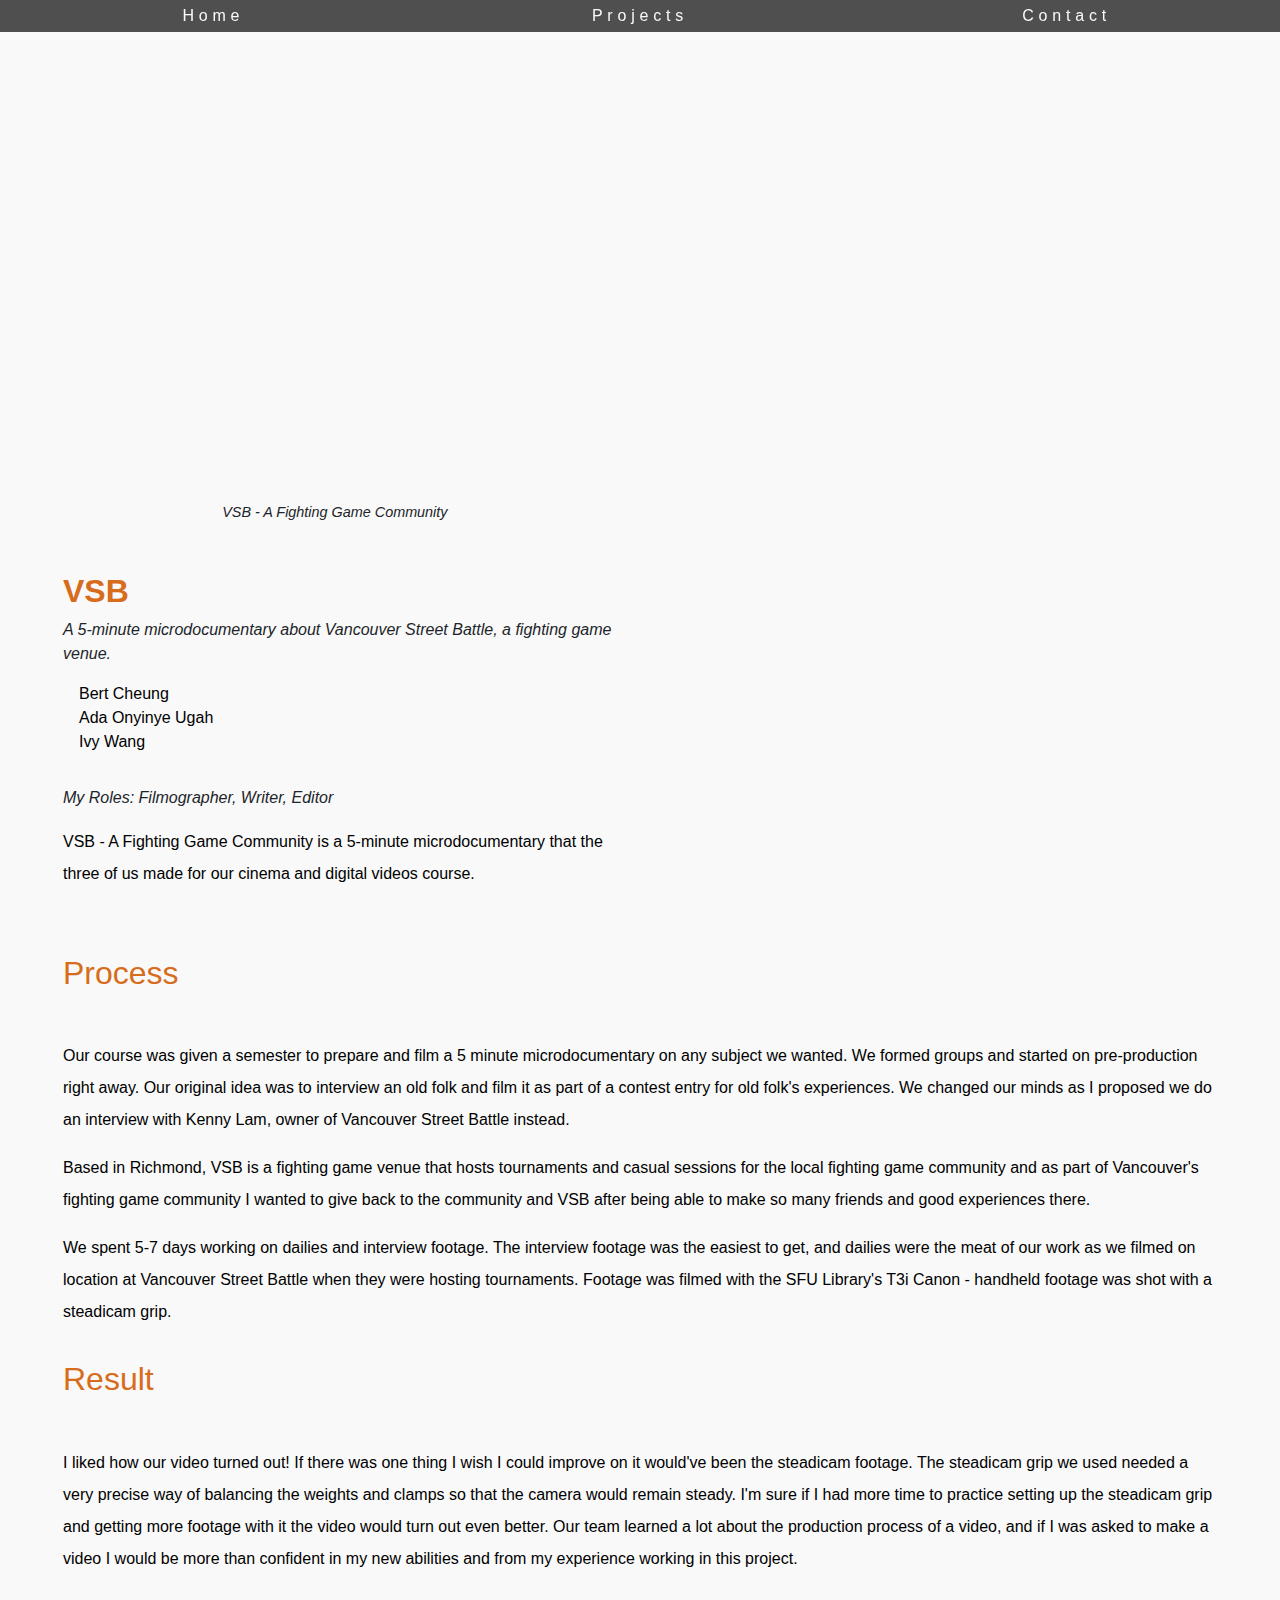
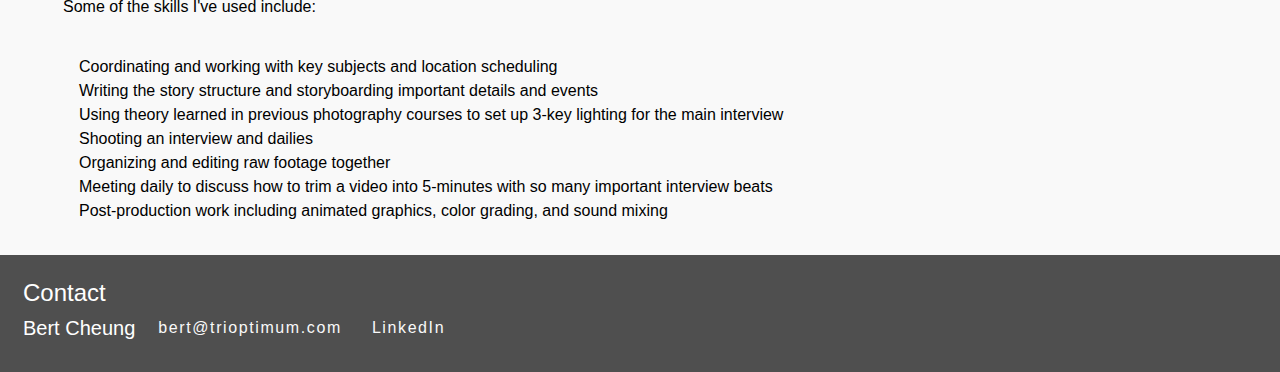
<file: vsb.html>
<!doctype html>
<html lang="en">

<head>
  <!-- Required meta tags -->
  <meta charset="utf-8">
  <meta name="viewport" content="width=device-width, initial-scale=1, shrink-to-fit=no">

  <!-- Bootstrap CSS -->
  <link rel="stylesheet" href="css/bootstrap.css">
  <link rel="stylesheet" href="css/main.css">

  <!--Fonts-->
  <link href="https://fonts.googleapis.com/css?family=Fira+Sans:100,100i,200,200i,300,300i,400,400i,500,500i,600,600i,700,700i,800,800i,900,900i%7COrbitron:400,500,700,900&display=swap" rel="stylesheet">

  <!--Lightbox Gallery https://lokeshdhakar.com/projects/lightbox2/-->
  <link rel="stylesheet" href="css/lightbox.css">


  <title>VSB A Fighting Game Community</title>
</head>

<body>



  <header class="container-fluid pt-1 pb-1 align-items-center sticky-top">
    <nav class="row justify-content-around">
      <a class="col-md-3" href="index.html">Home</a>
      <a class="col-md-3" href="index.html#projects">Projects</a>
      <a class="col-md-3" href="index.html#contact">Contact</a>
    </nav>
  </header>

  <div class="container-fluid">


        <div class="mx-md-5">
          <figure class="container-fluid w-75 order-2 order-md-2">
            <div class="embed-responsive embed-responsive-16by9">
              <iframe class="embed-responsive-item" src="https://www.youtube.com/embed/YGtFQeYBT_8" allow="accelerometer; autoplay; clipboard-write; encrypted-media; gyroscope; picture-in-picture" allowfullscreen></iframe>
            </div>
            <figcaption>VSB - A Fighting Game Community</figcaption>
          </figure>

        <div class="row my-5 justify-content-between">
          <div class="mr-sm-5 col-6 order-1 order-md-1">
            <h2>VSB</h2>
            <em class="roles">A 5-minute microdocumentary about Vancouver Street Battle, a fighting game venue.</em>
            <ul>
              <li>Bert Cheung</li>
              <li>Ada Onyinye Ugah</li>
              <li>Ivy Wang</li>
            </ul>

            <em class="roles">My Roles: Filmographer, Writer, Editor</em>
            <p class="my-3">VSB - A Fighting Game Community is a 5-minute microdocumentary that the three of us made for our cinema and digital videos course. 
              
            </p>
          </div>


        </div>


      <!-- <section class="div-spacer"> -->
        <div class="row justify-content-between">
          <div class="col-sm-12 order-1 order-md-2">
            <h2 class="mb-5 h2-alpha90">Process</h2>
            <p>Our course was given a semester to prepare and film a 5 minute microdocumentary on any subject we wanted. We formed groups and started on pre-production right away.
              Our original idea was to interview an old folk and film it as part of a contest entry for old folk's experiences. We changed our minds as I proposed we do an interview
            with Kenny Lam, owner of Vancouver Street Battle instead. </p>

            <p>Based in Richmond, VSB is a fighting game venue that hosts tournaments and casual sessions for the local fighting game community and as part of Vancouver's 
              fighting game community I wanted to give back to the community and VSB after being able to make so many friends and good experiences there.
            </p>

            <p>We spent 5-7 days working on dailies and interview footage. The interview footage was the easiest to get, and dailies were the meat of our work as we
              filmed on location at Vancouver Street Battle when they were hosting tournaments.  Footage was filmed with the SFU Library's T3i Canon - handheld footage was
              shot with a steadicam grip.
            </p>
          </div>

          <!-- <figure class="mr-sm-5 col-12 col-md-5  order-2 order-md-1">
            <a href="img/hellarena/UML.png" data-lightbox="paintscape"
              data-title="A UML diagram from Hell Arena's code">
              <img src="img/hellarena/UML.png" class="project-img img-fluid" alt="Process Image">
            </a>
            <figcaption>A UML diagram from Hell Arena's code</figcaption>
          </figure> -->
        </div>
      <!-- </section> -->

      <section class="">
        <div class="row justify-content-between">
          <div class="col-sm-6 order-1 order-md-1">
            <!-- <h4 class="mb-5 h2-alpha90">Process</h4> -->

          </div>
      </section>

      <section class="mt-3">
        <div class="row justify-content-between">
          <div class="col-sm-12 order-md-2 order-1">
            <h2 class="mb-5 h2-alpha90">Result</h2>

            <p>I liked how our video turned out! If there was one thing I wish I could improve on it would've been the steadicam footage. The steadicam grip we used needed a very 
              precise way of balancing the weights and clamps so that the camera would remain steady. I'm sure if I had more time to practice setting up the steadicam grip and getting 
              more footage with it the video would turn out even better. Our team learned a lot about the production process of a video, and if I was asked to make a video I would be 
              more than confident in my new abilities and from my experience working in this project.
            </p>

            <p>Some of the skills I've used include:</p>

            <p><ul><li>Coordinating and working with key subjects and location scheduling</li>
            <li>Writing the story structure and storyboarding important details and events</li>
            <li>Using theory learned in previous photography courses to set up 3-key lighting for the main interview</li>
            <li>Shooting an interview and dailies</li>
            <li>Organizing and editing raw footage together</li>
            <li>Meeting daily to discuss how to trim a video into 5-minutes with so many important interview beats</li>
            <li>Post-production work including animated graphics, color grading, and sound mixing</li></ul></p>
          </div>
        </div>
<!-- 
          <figure class="mr-sm-5 col-12 col-md-5 order-2 order-md-1">
            <a href="img/hellarena/gameplay.jpg" data-lightbox="paintscape" data-title="Hell Arena">
              <img src="img/hellarena/gameplay.jpg" class="project-img img-fluid banner"
                alt="Hell Arena">
            </a>
            <figcaption>Hell Arena</figcaption>
          </figure> -->
        </div>


      </section>
    </div>

  </div>

  <footer id="contact" class="container-fluid py-2">
    <div class="row mx-2 mt-3">
    <h4>Contact</h4>
    </div>
       <div class="row mx-2 mb-3">
         <h5 class="mr-2">Bert Cheung</h5>
         <div class="col-auto"><a href="mailto:bert@trioptimum.com">bert@trioptimum.com</a></div>
         <div class="col-auto"><a href="https://www.linkedin.com/in/bert-cheung-0b0948101/">LinkedIn</a></div>
       </div>
   </footer> 

  <!-- Optional JavaScript -->
  <!-- jQuery first, then Popper.js, then Bootstrap JS -->
  <script src="https://cdnjs.cloudflare.com/ajax/libs/jquery/3.3.1/jquery.min.js"></script>
   <script src="https://cdnjs.cloudflare.com/ajax/libs/popper.js/1.14.7/umd/popper.min.js"
    integrity="sha384-UO2eT0CpHqdSJQ6hJty5KVphtPhzWj9WO1clHTMGa3JDZwrnQq4sF86dIHNDz0W1"
    crossorigin="anonymous"></script>
  <script src="https://stackpath.bootstrapcdn.com/bootstrap/4.3.1/js/bootstrap.min.js"
    integrity="sha384-JjSmVgyd0p3pXB1rRibZUAYoIIy6OrQ6VrjIEaFf/nJGzIxFDsf4x0xIM+B07jRM"
    crossorigin="anonymous"></script>

  <!--Lightbox javascript-->
  <script src="js/lightbox.js"></script>

</body>

</html>
</file>
<file: css/main.css>
body
{
 /* background-color:#141212;
 color:#F9F9F9; */

 background-color:#F9F9F9;
 /* color:#F9F9F9; */
 /* background-image: url('../img/wallpaper.jpg');
 background-repeat:no-repeat;
 background-size:cover;
 background-attachment:fixed; */
}

@keyframes move {
  100% {
      transform: translate3d(0, 0, 1px) rotate(360deg);
  }
}

.background {
  position: fixed;
  width: 100vw;
  height: 100vh;
  top: 0;
  left: 0;
  background: #F9F9F9;
  overflow: hidden;
  z-index:-1;
}

.background span {
  width: 3vmin;
  height: 3vmin;
  border-radius: 3vmin;
  backface-visibility: hidden;
  position: absolute;
  animation: move;
  animation-duration: 9;
  animation-timing-function: linear;
  animation-iteration-count: infinite;
}


.background span:nth-child(0) {
  color: #a1a1a1;
  top: 17%;
  left: 39%;
  animation-duration: 57s;
  animation-delay: -34s;
  transform-origin: -2vw 17vh;
  box-shadow: 6vmin 0 1.711541257830711vmin currentColor;
}
.background span:nth-child(1) {
  color: #a1a1a1;
  top: 19%;
  left: 18%;
  animation-duration: 409s;
  animation-delay: -330s;
  transform-origin: 19vw -9vh;
  box-shadow: 6vmin 0 1.5963129148715705vmin currentColor;
}
.background span:nth-child(2) {
  color: #cccccc;
  top: 76%;
  left: 57%;
  animation-duration: 142s;
  animation-delay: -101s;
  transform-origin: 19vw 23vh;
  box-shadow: -6vmin 0 0.9335814725719247vmin currentColor;
}
.background span:nth-child(3) {
  color: #a1a1a1;
  top: 14%;
  left: 33%;
  animation-duration: 397s;
  animation-delay: -50s;
  transform-origin: 2vw 8vh;
  box-shadow: -6vmin 0 1.6778151692487162vmin currentColor;
}
.background span:nth-child(4) {
  color: #cccccc;
  top: 11%;
  left: 41%;
  animation-duration: 363s;
  animation-delay: -286s;
  transform-origin: -7vw 22vh;
  box-shadow: -6vmin 0 1.552878437222516vmin currentColor;
}
.background span:nth-child(5) {
  color: #a1a1a1;
  top: 64%;
  left: 1%;
  animation-duration: 122s;
  animation-delay: -87s;
  transform-origin: -22vw 8vh;
  box-shadow: 6vmin 0 1.1520737161969696vmin currentColor;
}
.background span:nth-child(6) {
  color: #a1a1a1;
  top: 50%;
  left: 55%;
  animation-duration: 81s;
  animation-delay: -239s;
  transform-origin: 10vw -3vh;
  box-shadow: 6vmin 0 1.674861811434047vmin currentColor;
}
.background span:nth-child(7) {
  color: #cccccc;
  top: 92%;
  left: 79%;
  animation-duration: 360s;
  animation-delay: -399s;
  transform-origin: 6vw 19vh;
  box-shadow: 6vmin 0 0.8033628400010178vmin currentColor;
}
.background span:nth-child(8) {
  color: #cccccc;
  top: 73%;
  left: 46%;
  animation-duration: 257s;
  animation-delay: -112s;
  transform-origin: 11vw -1vh;
  box-shadow: -6vmin 0 1.1077006582822577vmin currentColor;
}
.background span:nth-child(9) {
  color: #cccccc;
  top: 70%;
  left: 95%;
  animation-duration: 225s;
  animation-delay: -369s;
  transform-origin: 19vw -7vh;
  box-shadow: -6vmin 0 1.0423553951935676vmin currentColor;
}
.background span:nth-child(10) {
  color: #a1a1a1;
  top: 56%;
  left: 31%;
  animation-duration: 404s;
  animation-delay: -95s;
  transform-origin: 18vw 22vh;
  box-shadow: 6vmin 0 0.7820577906800481vmin currentColor;
}
.background span:nth-child(11) {
  color: #a1a1a1;
  top: 65%;
  left: 4%;
  animation-duration: 283s;
  animation-delay: -194s;
  transform-origin: -4vw -18vh;
  box-shadow: -6vmin 0 1.1804571348847719vmin currentColor;
}
.background span:nth-child(12) {
  color: #cccccc;
  top: 11%;
  left: 93%;
  animation-duration: 344s;
  animation-delay: -408s;
  transform-origin: -6vw -23vh;
  box-shadow: 6vmin 0 1.5519779450777211vmin currentColor;
}
.background span:nth-child(13) {
  color: #cccccc;
  top: 35%;
  left: 47%;
  animation-duration: 368s;
  animation-delay: -191s;
  transform-origin: 21vw -14vh;
  box-shadow: -6vmin 0 0.7844070020813898vmin currentColor;
}
.background span:nth-child(14) {
  color: #cccccc;
  top: 77%;
  left: 32%;
  animation-duration: 118s;
  animation-delay: -61s;
  transform-origin: -5vw -15vh;
  box-shadow: 6vmin 0 1.3267301167214767vmin currentColor;
}
.background span:nth-child(15) {
  color: #cccccc;
  top: 90%;
  left: 42%;
  animation-duration: 199s;
  animation-delay: -29s;
  transform-origin: 24vw -7vh;
  box-shadow: -6vmin 0 1.3157584894430565vmin currentColor;
}
.background span:nth-child(16) {
  color: #cccccc;
  top: 78%;
  left: 9%;
  animation-duration: 210s;
  animation-delay: -269s;
  transform-origin: -16vw -14vh;
  box-shadow: -6vmin 0 1.0951719590057174vmin currentColor;
}






h1,h2
{
  font-family: 'Raleway', sans-serif;
  font-weight:800;
  /* letter-spacing:0.1em; */
  color:#D76C1C;
}

h3,h4,h5,h6
{
  font-family: 'Raleway', sans-serif;
  /* font-weight:400; */
  /* letter-spacing:0.1em; */
}

h3
{
  color:rgba(120,120,120,90);
  font-style:italic;
  font-weight:700;
}

.tags
{
  color:rgba(120,120,120,90);
  font-style:italic;
  font-weight:400;
}

.name-email
{
  margin-left:.5em;
  font-size:.5em;
  font-weight:normal;
  color:#D76C1C;
}

.name-email:hover
{
  font-weight:bold;
  color:#ffae70;
}

/* a h3,h4,h5,h6
{
   text-shadow: 1px 1px 5px black; 
   font-family: 'Orbitron', sans-serif;
  font-weight:400;
  letter-spacing:0.1em; 
} */

p
{
  font-family: 'Raleway', sans-serif;
  font-weight:normal;
  /* font-weight:200; */
  line-height:2em;
  color:black;
}

li
{
  color:black;
}

em
{
	font-family:'Raleway', sans-serif;
}

header, footer
{
	background-color:#1f1f1fc7;
}


nav a
{
  font-family:'Raleway', sans-serif;
  font-weight:100;
  color:#F9F9F9;
  letter-spacing: 0.3em;
  text-align:center;
}

figcaption
{
  font-family:'Raleway', sans-serif;
  font-weight:200;
  font-size:0.9em;
  font-style:italic;
}

nav a:hover
{
  text-decoration:none;
  font-weight:600;
  color:#F9F9F9;
}

footer a
{
  font-family:'Raleway', sans-serif;
  font-weight:400;
  color:#F9F9F9;
  letter-spacing:0.1em;
}

footer a:hover
{
  text-decoration:none;
  font-weight:600;
  color:#F9F9F9;
}

footer h4,h5
{
  color:white;
}

footer h5
{
  font-weight:lighter;
}

a
{
  color:#F9F9F9;
}
a:hover
{
  color:#F9F9F9;
  text-decoration:none;
}

ul{
	list-style-type:none;
	padding:1em;
}

#writer
{
  bottom:50px;
  z-index:-100;
  max-width:200px;
  max-height:auto;
}

#designer
{
  bottom:50px;
  z-index:-100;
  max-width:200px;
  max-height:auto;
}

.icon
{
  max-width:200px;
  max-height:auto;
  z-index:-100;
}

.roles
{
	font-style:italic;
	font-weight:400;
}

.banner
{
	max-height:600px;
	/* position:relative; */
	/* bottom:5%; */
	/* vertical-align:top; */
	 /* transform:rotate(-90deg); */
} 


.div-spacer
{
  margin:0 0 5% 0;
}

.img-box
{
  margin:3em 0 1em 0;
  text-align:center;

  width:1024px;
  height:768px;

}

#video
{
  height:50%;
  width:50%;
}

#soulmongerfront
{
   background-image:url("../img/soulmonger/soulmongerbanner.png");
   background-repeat:no-repeat;
}


#freedomfront
{
	 background-image:url("../img/freedom/freedombanner.jpg");
}

#paintscapefront
{
	  background-image:url("../img/paintscape/paintscape.jpg");
}

#vsbfront
{
	  background-image:url("../img/vsb/vsbbanner.png");
}

#indosagefront
{
	  background-image:url("../img/indosage/homeban.jpg");
}


#hellfront
{
	  background-image:url("../img/hellarena/hellbanner.png");
}

#photofront
{
	  background-image:url("../img/photography/photobanner.jpg");
}

#heybuddyfront
{
	  background-image:url("../img/heybuddy/heybuddybanner.png");
}

.flickr
{
  color:#F9F9F9;
  text-decoration:none;
}
.flickr:hover
{
  color:#F9F9F9;
  text-decoration:none;
  font-weight:600;
}

.project-img
{
	/* max-width:512px; */
	max-height:auto;
}

.img-box h3
{
  text-align:right;
  position: relative;
    /* top: 230px; */
  color:white;
  background-color:#D76C1C;
}

.subtitle
{
 background-color:black;
}

.text-alpha90
{
  color:rgba(200,200,200,90);
}
.h2-alpha90
{
  /* color:rgba(230,230,230,90); */
  color:#D76C1C;
  font-style:normal;
  font-weight:300;
}

.style-textsample
{
  font-size:4em;
}

.style-firasans
{
  font-family: 'Fira Sans', sans-serif;
}

.style-color1
{
  /* width:100px;
  height:100px; */
  background-color:#F9F9F9;
}
.style-color2
{
  /* width:100px;
  height:100px; */
  background-color:#141212;
}
.style-color3
{
  /* width:100px;
  height:100px; */
  background-color:#70A2CC;
}
</file>
<file: css/styleguide.css>
body
{
 /* background-color:#141212;
 color:#F9F9F9; */

 background-color:#121212;
 color:#F9F9F9;
}

h1,h2,h3,h4
{
  font-family: 'Raleway', sans-serif;
  font-weight:500;
}

p
{
  font-family: 'Raleway', sans-serif;
  font-weight:normal;
}

header, footer
{
	background-color:#1f1f1fc7;
}

nav a
{
  font-family:'Raleway', sans-serif;
  font-weight:100;
  color:#F9F9F9;
  letter-spacing: 0.3em;
  text-align:center;
}

nav a:hover
{
  text-decoration:none;
  font-weight:600;
  color:#F9F9F9;
}

footer a
{
  font-family:'Raleway', sans-serif;
  font-weight:400;
  color:#F9F9F9;
  letter-spacing:0.1em;
}

footer a:hover
{
  text-decoration:none;
  font-weight:600;
  color:#F9F9F9;
}

a
{
  color:#F9F9F9;
}

a:hover
{
  color:#F9F9F9;
  text-decoration:none;
}



ul{
	list-style-type:none;
	padding:1em;
}

ul a
{
  font-weight:400;
}

ul a:hover
{
  text-decoration:none;
  font-weight:600;
  color:#F9F9F9;
}

.style-textsample
{
  font-size:4em;
}

.style-firasans
{
  font-family: 'Raleway', sans-serif;
}

.style-color1
{
  background-color:#F9F9F9;
}
.style-color2
{
  background-color:#141212;
}
.style-color3
{
  background-color:#1f1f1fc7;
}
</file>
